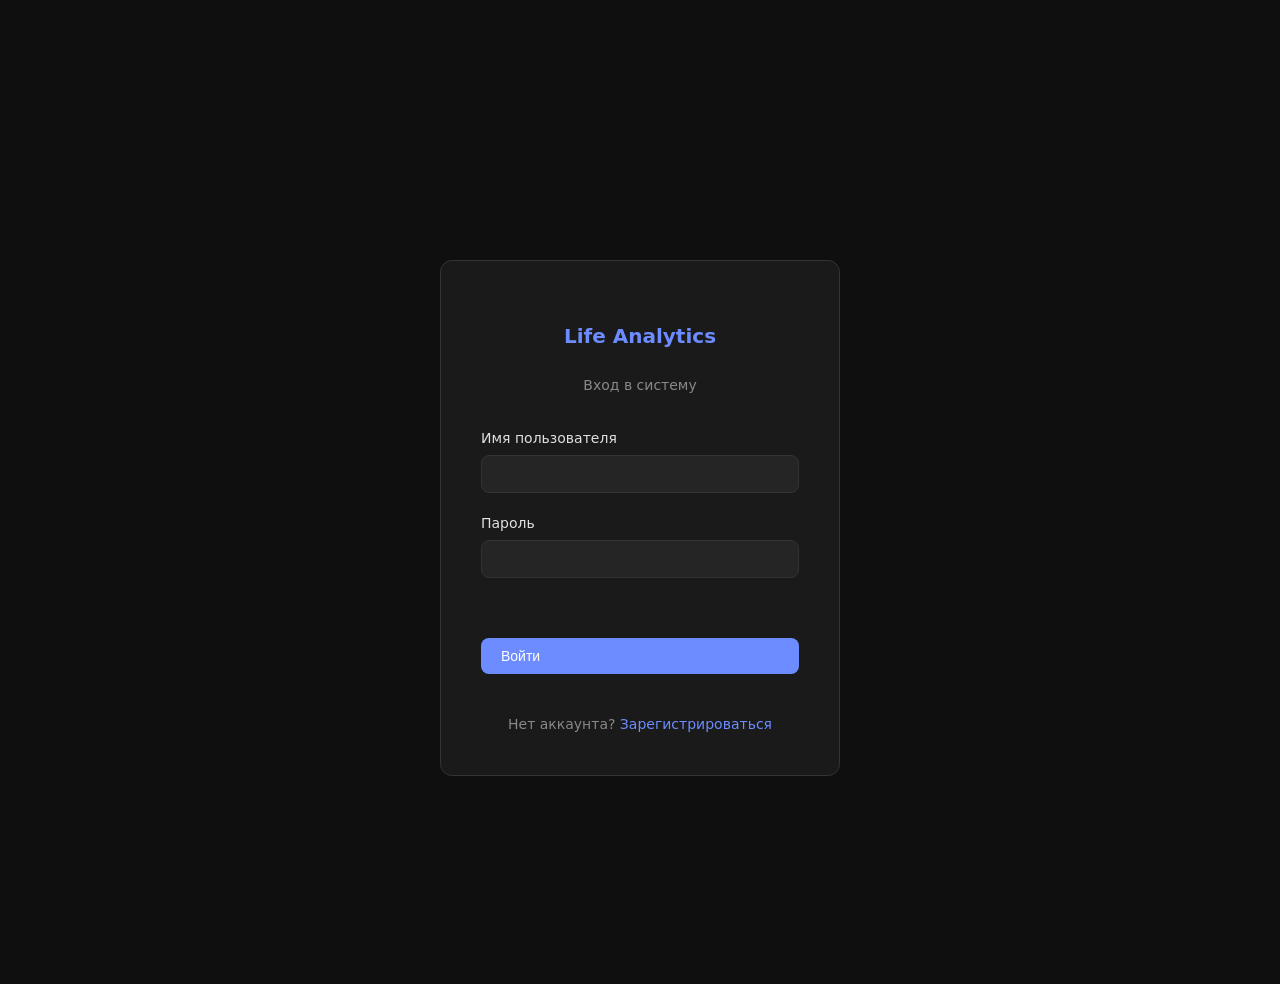
<file: frontend/index.html>
<!DOCTYPE html>
<html lang="ru">
<head>
    <meta charset="UTF-8">
    <meta name="viewport" content="width=device-width, initial-scale=1.0, maximum-scale=1.0, user-scalable=no, viewport-fit=cover">
    <meta name="apple-mobile-web-app-capable" content="yes">
    <meta name="apple-mobile-web-app-status-bar-style" content="black-translucent">
    <meta name="apple-mobile-web-app-title" content="Life Analytics">
    <link rel="apple-touch-icon" href="/icons/icon-180.png">
    <title>Life Analytics</title>
    <link rel="icon" href="data:image/svg+xml,<svg xmlns='http://www.w3.org/2000/svg' viewBox='0 0 100 100'><text y='.9em' font-size='90'>📊</text></svg>">
    <link rel="stylesheet" href="css/style.css">
    <script src="vendor/lucide.min.js"></script>
</head>
<body>
    <div id="main"></div>

    <nav>
        <div class="nav-inner">
            <button data-page="today">
                <i data-lucide="calendar-check"></i>
                <span>Сегодня</span>
            </button>
            <button data-page="charts">
                <i data-lucide="bar-chart-3"></i>
                <span>Статистика</span>
            </button>
            <button data-page="analysis">
                <i data-lucide="scatter-chart"></i>
                <span>Анализ</span>
            </button>
            <button data-page="insights">
                <i data-lucide="lightbulb"></i>
                <span>Выводы</span>
            </button>
            <button data-page="history">
                <i data-lucide="history"></i>
                <span>История</span>
            </button>
            <button data-page="settings">
                <i data-lucide="settings"></i>
                <span>Настройки</span>
            </button>
        </div>
    </nav>

    <script type="module" src="vendor/picker.js"></script>
    <script src="vendor/chart.umd.min.js"></script>
    <script src="config.js"></script>
    <script src="js/aw-client.js"></script>
    <script src="js/api.js"></script>
    <script src="js/app.js"></script>
</body>
</html>
</file>
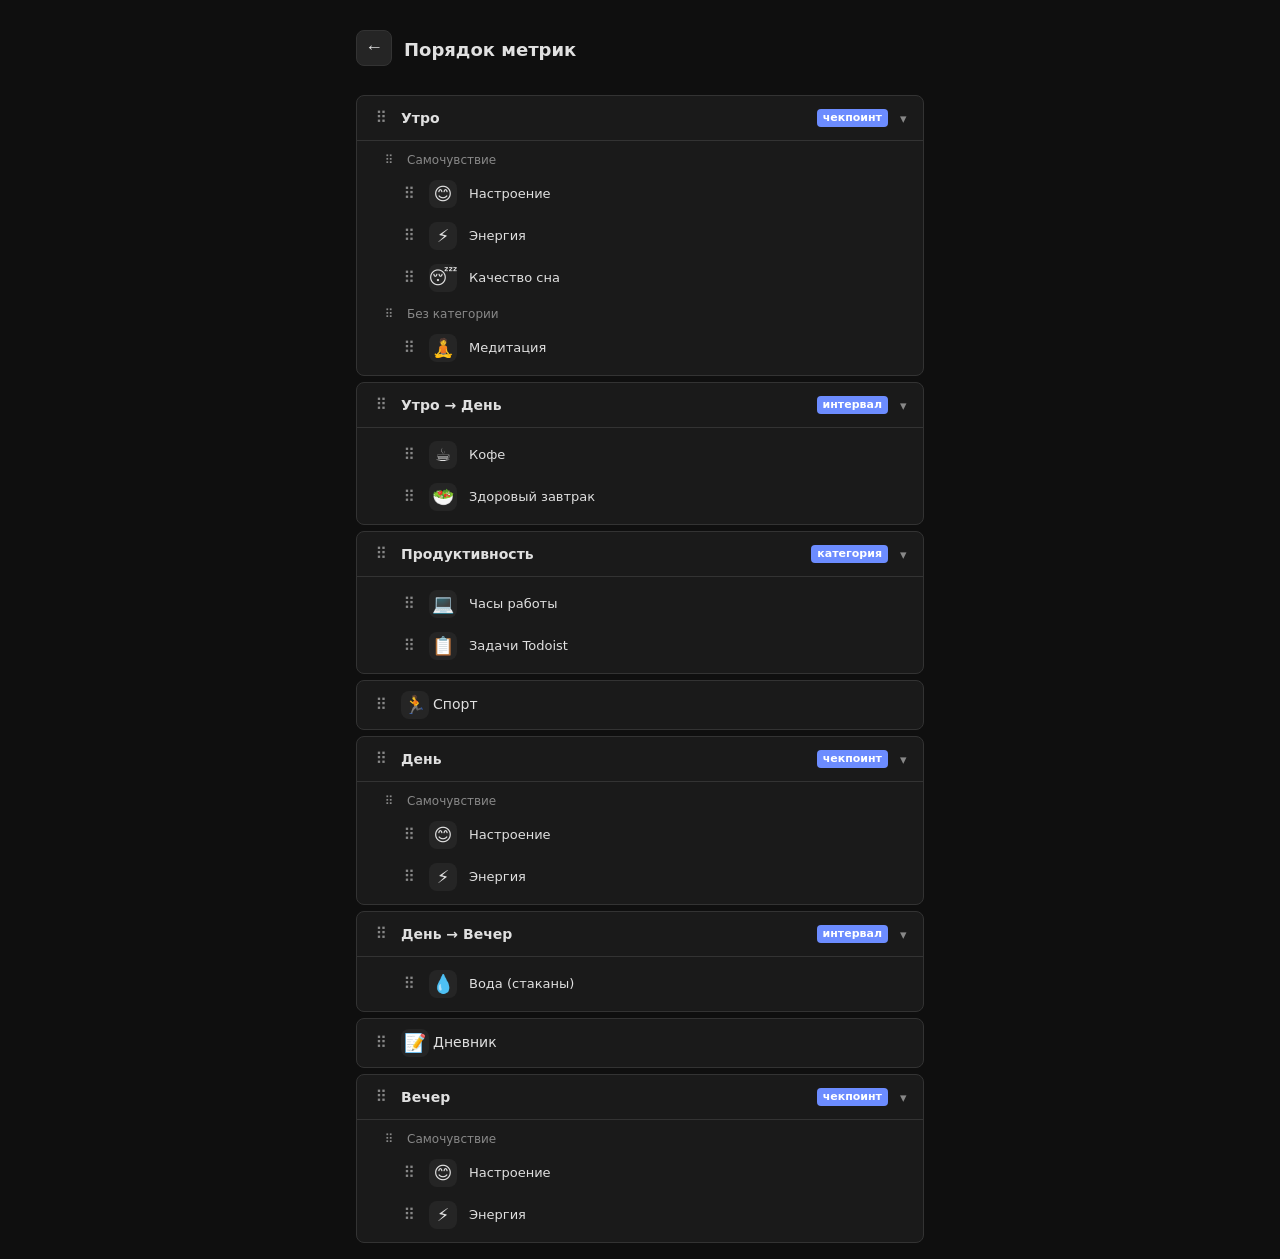
<file: frontend/mock-order.html>
<!DOCTYPE html>
<html lang="ru">
<head>
<meta charset="UTF-8">
<meta name="viewport" content="width=device-width, initial-scale=1.0">
<title>Порядок метрик — мокап</title>
<link rel="stylesheet" href="css/style.css">
<style>
body { background: var(--bg); color: var(--text); max-width: 600px; margin: 0 auto; padding: 16px; }

.order-list { display: flex; flex-direction: column; gap: 6px; }

.order-block {
    background: var(--surface);
    border: 1px solid var(--border);
    border-radius: 8px;
    overflow: hidden;
}
.order-block-header {
    display: flex; align-items: center; gap: 8px;
    padding: 10px 12px; cursor: grab; user-select: none;
}
.order-block-header:active { cursor: grabbing; }
.order-block-label { flex: 1; font-weight: 600; font-size: 14px; }
.order-block-toggle {
    background: none; border: none; color: var(--text-dim);
    cursor: pointer; padding: 2px 4px; display: flex; align-items: center;
}
.order-block-content { border-top: 1px solid var(--border); padding: 4px 0; }
.order-block-content.collapsed { display: none; }

.order-category { margin: 2px 0 2px 12px; }
.order-category-header {
    display: flex; align-items: center; gap: 6px;
    font-size: 12px; font-weight: 500; color: var(--text-dim);
    padding: 4px 8px; cursor: grab; user-select: none;
}
.order-category-header:active { cursor: grabbing; }

.order-metric {
    display: flex; align-items: center; gap: 8px;
    padding: 7px 12px 7px 28px; font-size: 13px;
    cursor: grab; user-select: none; border-radius: 6px;
    transition: background 0.1s;
}
.order-metric:hover { background: var(--surface2); }
.order-metric:active { cursor: grabbing; }
.order-metric-name { flex: 1; }

.order-item {
    display: flex; align-items: center; gap: 8px;
    padding: 10px 12px; background: var(--surface);
    border: 1px solid var(--border); border-radius: 8px;
    font-size: 14px; cursor: grab; user-select: none;
}
.order-item:hover { background: var(--surface2); }
.order-item:active { cursor: grabbing; }
.order-item-info { flex: 1; }
.order-item-name { font-weight: 500; }

.order-dragging { opacity: 0.3; }
.drag-clone { box-shadow: 0 4px 16px rgba(0, 0, 0, 0.3); }
.drop-indicator { height: 3px; background: var(--accent); border-radius: 2px; margin: 2px 4px; }

.drag-handle { color: var(--text-dim); font-size: 16px; flex-shrink: 0; width: 24px; text-align: center; cursor: grab; user-select: none; touch-action: none; }
.drag-handle:active { cursor: grabbing; }
.order-cat-drag { font-size: 12px; }

.setting-bindings {
    display: inline-block; background: var(--accent); color: #fff;
    font-size: 11px; font-weight: 600; padding: 1px 6px;
    border-radius: 4px; margin-left: 6px;
}
.metric-icon { margin-right: 4px; }

.cat-manager-header { display: flex; align-items: center; gap: 12px; margin-bottom: 16px; }
.cat-manager-header h2 { flex: 1; font-size: 18px; }
.btn-icon {
    background: var(--surface2); border: 1px solid var(--border); color: var(--text);
    width: 36px; height: 36px; border-radius: 8px; cursor: pointer;
    display: flex; align-items: center; justify-content: center; font-size: 18px;
}
</style>
</head>
<body>

<div class="cat-manager-header">
    <button class="btn-icon" id="order-back-btn">←</button>
    <h2>Порядок метрик</h2>
</div>

<div class="order-list" id="orderList">

    <!-- Checkpoint: Утро -->
    <div class="order-block" data-block-type="checkpoint" data-block-id="1">
        <div class="order-block-header">
            <span class="drag-handle">⠿</span>
            <span class="order-block-label">Утро</span>
            <span class="setting-bindings">чекпоинт</span>
            <button class="order-block-toggle">▾</button>
        </div>
        <div class="order-block-content">
            <div class="order-category" data-category-id="10">
                <div class="order-category-header"><span class="drag-handle order-cat-drag">⠿</span><span>Самочувствие</span></div>
                <div class="order-metric" data-metric-id="1">
                    <span class="drag-handle">⠿</span>
                    <span class="metric-icon">😊</span>
                    <span class="order-metric-name">Настроение</span>
                </div>
                <div class="order-metric" data-metric-id="2">
                    <span class="drag-handle">⠿</span>
                    <span class="metric-icon">⚡</span>
                    <span class="order-metric-name">Энергия</span>
                </div>
                <div class="order-metric" data-metric-id="3">
                    <span class="drag-handle">⠿</span>
                    <span class="metric-icon">😴</span>
                    <span class="order-metric-name">Качество сна</span>
                </div>
            </div>
            <div class="order-category" data-category-id="">
                <div class="order-category-header"><span class="drag-handle order-cat-drag">⠿</span><span>Без категории</span></div>
                <div class="order-metric" data-metric-id="11">
                    <span class="drag-handle">⠿</span>
                    <span class="metric-icon">🧘</span>
                    <span class="order-metric-name">Медитация</span>
                </div>
            </div>
        </div>
    </div>

    <!-- Interval: Утро → День -->
    <div class="order-block" data-block-type="interval" data-block-id="3">
        <div class="order-block-header">
            <span class="drag-handle">⠿</span>
            <span class="order-block-label">Утро → День</span>
            <span class="setting-bindings">интервал</span>
            <button class="order-block-toggle">▾</button>
        </div>
        <div class="order-block-content">
            <div class="order-category" data-category-id="">
                <div class="order-metric" data-metric-id="4">
                    <span class="drag-handle">⠿</span>
                    <span class="metric-icon">☕</span>
                    <span class="order-metric-name">Кофе</span>
                </div>
                <div class="order-metric" data-metric-id="6">
                    <span class="drag-handle">⠿</span>
                    <span class="metric-icon">🥗</span>
                    <span class="order-metric-name">Здоровый завтрак</span>
                </div>
            </div>
        </div>
    </div>

    <!-- Category: Продуктивность -->
    <div class="order-block" data-block-type="category" data-block-id="20">
        <div class="order-block-header">
            <span class="drag-handle">⠿</span>
            <span class="order-block-label">Продуктивность</span>
            <span class="setting-bindings">категория</span>
            <button class="order-block-toggle">▾</button>
        </div>
        <div class="order-block-content">
            <div class="order-category" data-category-id="">
                <div class="order-metric" data-metric-id="7">
                    <span class="drag-handle">⠿</span>
                    <span class="metric-icon">💻</span>
                    <span class="order-metric-name">Часы работы</span>
                </div>
                <div class="order-metric" data-metric-id="8">
                    <span class="drag-handle">⠿</span>
                    <span class="metric-icon">📋</span>
                    <span class="order-metric-name">Задачи Todoist</span>
                </div>
            </div>
        </div>
    </div>

    <!-- Standalone metric -->
    <div class="order-item" data-block-type="metric" data-block-id="5">
        <span class="drag-handle">⠿</span>
        <span class="order-item-info">
            <span class="order-item-name"><span class="metric-icon">🏃</span>Спорт</span>
        </span>
    </div>

    <!-- Checkpoint: День -->
    <div class="order-block" data-block-type="checkpoint" data-block-id="2">
        <div class="order-block-header">
            <span class="drag-handle">⠿</span>
            <span class="order-block-label">День</span>
            <span class="setting-bindings">чекпоинт</span>
            <button class="order-block-toggle">▾</button>
        </div>
        <div class="order-block-content">
            <div class="order-category" data-category-id="10">
                <div class="order-category-header"><span class="drag-handle order-cat-drag">⠿</span><span>Самочувствие</span></div>
                <div class="order-metric" data-metric-id="1">
                    <span class="drag-handle">⠿</span>
                    <span class="metric-icon">😊</span>
                    <span class="order-metric-name">Настроение</span>
                </div>
                <div class="order-metric" data-metric-id="2">
                    <span class="drag-handle">⠿</span>
                    <span class="metric-icon">⚡</span>
                    <span class="order-metric-name">Энергия</span>
                </div>
            </div>
        </div>
    </div>

    <!-- Interval: День → Вечер -->
    <div class="order-block" data-block-type="interval" data-block-id="4">
        <div class="order-block-header">
            <span class="drag-handle">⠿</span>
            <span class="order-block-label">День → Вечер</span>
            <span class="setting-bindings">интервал</span>
            <button class="order-block-toggle">▾</button>
        </div>
        <div class="order-block-content">
            <div class="order-category" data-category-id="">
                <div class="order-metric" data-metric-id="9">
                    <span class="drag-handle">⠿</span>
                    <span class="metric-icon">💧</span>
                    <span class="order-metric-name">Вода (стаканы)</span>
                </div>
            </div>
        </div>
    </div>

    <!-- Standalone metric -->
    <div class="order-item" data-block-type="metric" data-block-id="10">
        <span class="drag-handle">⠿</span>
        <span class="order-item-info">
            <span class="order-item-name"><span class="metric-icon">📝</span>Дневник</span>
        </span>
    </div>

    <!-- Checkpoint: Вечер -->
    <div class="order-block" data-block-type="checkpoint" data-block-id="3">
        <div class="order-block-header">
            <span class="drag-handle">⠿</span>
            <span class="order-block-label">Вечер</span>
            <span class="setting-bindings">чекпоинт</span>
            <button class="order-block-toggle">▾</button>
        </div>
        <div class="order-block-content">
            <div class="order-category" data-category-id="10">
                <div class="order-category-header"><span class="drag-handle order-cat-drag">⠿</span><span>Самочувствие</span></div>
                <div class="order-metric" data-metric-id="1">
                    <span class="drag-handle">⠿</span>
                    <span class="metric-icon">😊</span>
                    <span class="order-metric-name">Настроение</span>
                </div>
                <div class="order-metric" data-metric-id="2">
                    <span class="drag-handle">⠿</span>
                    <span class="metric-icon">⚡</span>
                    <span class="order-metric-name">Энергия</span>
                </div>
            </div>
        </div>
    </div>

</div>

<script>
// Collapse/expand
document.querySelectorAll('.order-block-toggle').forEach(btn => {
    btn.addEventListener('click', () => {
        const content = btn.closest('.order-block').querySelector('.order-block-content');
        content.classList.toggle('collapsed');
        btn.textContent = content.classList.contains('collapsed') ? '▸' : '▾';
    });
});

// --- Drag-and-drop (3 levels) ---
const container = document.getElementById('orderList');
let dragEl = null, dragLevel = 0, dragScope = null;
let clone = null, startX = 0, startY = 0, offsetX = 0, offsetY = 0, isDragging = false;
const THRESHOLD = 5;
const dropLine = document.createElement('div');
dropLine.className = 'drop-indicator';

function getSiblings() {
    if (dragLevel === 1) return [...container.querySelectorAll('#orderList > .order-block:not(.order-dragging), #orderList > .order-item:not(.order-dragging)')];
    if (dragLevel === 2) return [...dragScope.querySelectorAll(':scope > .order-category:not(.order-dragging)')];
    return [...dragScope.querySelectorAll(':scope > .order-metric:not(.order-dragging)')];
}

function findClosest(y) {
    const sibs = getSiblings();
    let closest = null, closestDist = Infinity, before = true;
    for (const s of sibs) {
        const rect = s.getBoundingClientRect();
        const mid = rect.top + rect.height / 2;
        const dist = Math.abs(y - mid);
        if (dist < closestDist) { closestDist = dist; closest = s; before = y < mid; }
    }
    return { target: closest, before };
}

function showIndicator(t, b) { if (!t) { dropLine.remove(); return; } if (b) t.before(dropLine); else t.after(dropLine); }
function hideIndicator() { dropLine.remove(); }

container.addEventListener('pointerdown', (e) => {
    const handle = e.target.closest('.drag-handle');
    if (!handle) return;
    const metric = handle.closest('.order-metric');
    const catHeader = handle.classList.contains('order-cat-drag') ? handle.closest('.order-category') : null;
    const blockHeader = handle.closest('.order-block-header');
    const item = handle.closest('.order-item');
    if (metric && !catHeader) { dragLevel = 3; dragEl = metric; dragScope = metric.closest('.order-category'); }
    else if (catHeader) { dragLevel = 2; dragEl = catHeader; dragScope = catHeader.closest('.order-block-content'); }
    else if (blockHeader) { dragLevel = 1; dragEl = blockHeader.closest('.order-block'); dragScope = null; }
    else if (item) { dragLevel = 1; dragEl = item; dragScope = null; }
    else return;
    e.preventDefault(); startX = e.clientX; startY = e.clientY; isDragging = false;
    handle.setPointerCapture(e.pointerId);
});

container.addEventListener('pointermove', (e) => {
    if (!dragEl) return;
    if (!isDragging) {
        if (Math.abs(e.clientX - startX) < THRESHOLD && Math.abs(e.clientY - startY) < THRESHOLD) return;
        isDragging = true;
        const rect = dragEl.getBoundingClientRect();
        offsetX = startX - rect.left; offsetY = startY - rect.top;
        clone = dragEl.cloneNode(true);
        clone.className = dragEl.className + ' drag-clone';
        Object.assign(clone.style, { width: rect.width+'px', left: rect.left+'px', top: rect.top+'px', position: 'fixed', zIndex: '9999', opacity: '0.85', pointerEvents: 'none' });
        document.body.appendChild(clone);
        dragEl.classList.add('order-dragging');
    }
    if (clone) { clone.style.left = (e.clientX - offsetX)+'px'; clone.style.top = (e.clientY - offsetY)+'px'; }
    const { target, before } = findClosest(e.clientY);
    showIndicator(target, before);
});

function endDrag(e) {
    if (!dragEl) return;
    hideIndicator();
    if (isDragging) {
        if (e) { const { target, before } = findClosest(e.clientY); if (target && target !== dragEl) { if (before) target.before(dragEl); else target.after(dragEl); } }
        if (clone) { clone.remove(); clone = null; }
        dragEl.classList.remove('order-dragging');
    }
    dragEl = null; dragScope = null; isDragging = false;
}
document.addEventListener('pointerup', endDrag);
document.addEventListener('pointercancel', () => endDrag(null));
</script>

</body>
</html>
</file>
<file: frontend/css/style.css>
/* ═══════════════════════════════════════════════════════ */
/* Dark Theme (default) */
/* ═══════════════════════════════════════════════════════ */
:root {
    --bg: #0f0f0f;
    --surface: #1a1a1a;
    --surface2: #252525;
    --border: #333;
    --text: #e0e0e0;
    --text-dim: #888;
    --accent: #6c8cff;
    --accent-hover: #8aa4ff;
    --green: #4caf50;
    --red: #ef5350;
    --yellow: #ffc107;
    --metric-assessment-color: #c9a060;
    --metric-interval-color: #5b9e97;
}

/* ═══════════════════════════════════════════════════════ */
/* Light Theme */
/* ═══════════════════════════════════════════════════════ */
[data-theme="light"] {
    --bg: #f5f5f5;
    --surface: #ffffff;
    --surface2: #fafafa;
    --border: #e0e0e0;
    --text: #1a1a1a;
    --text-dim: #666;
    --accent: #5b7cff;
    --accent-hover: #4a6be6;
    --green: #43a047;
    --red: #e53935;
    --yellow: #f9a825;
    --metric-assessment-color: #b8902a;
    --metric-interval-color: #3d8f87;
}

* { margin: 0; padding: 0; box-sizing: border-box; touch-action: manipulation; }

input, select, textarea { font-size: 16px; }

html { overflow-x: hidden; }

body {
    font-family: -apple-system, BlinkMacSystemFont, 'Segoe UI', system-ui, sans-serif;
    background: var(--bg);
    color: var(--text);
    line-height: 1.5;
    max-width: 600px;
    margin: 0 auto;
    padding: env(safe-area-inset-top, 0) 16px 80px;
    min-height: 100dvh;
    overflow-x: clip;
    transition: background-color 0.3s ease, color 0.3s ease;
}

/* ─── Loading Spinner ─── */
.loading-spinner {
    display: flex;
    justify-content: center;
    padding: 3rem 0;
    color: var(--text-dim);
}
.loading-spinner::after {
    content: '';
    width: 24px;
    height: 24px;
    border: 2px solid var(--border);
    border-top-color: var(--accent);
    border-radius: 50%;
    animation: spin 0.6s linear infinite;
}
@keyframes spin {
    to { transform: rotate(360deg); }
}

#metrics-form.loading-fade {
    opacity: 0.4;
    pointer-events: none;
    transition: opacity 0.15s ease;
}

/* ─── Nav ─── */
nav {
    position: fixed;
    bottom: 0;
    left: 0; right: 0;
    background: var(--surface);
    border-top: 1px solid var(--border);
    padding-bottom: env(safe-area-inset-bottom, 0);
    z-index: 100;
}

.nav-inner {
    display: flex;
    justify-content: space-around;
    max-width: 600px;
    margin: 0 auto;
    height: 56px;
}

nav button {
    background: none;
    border: none;
    color: var(--text-dim);
    padding: 8px 8px 10px;
    font-size: 10px;
    white-space: nowrap;
    cursor: pointer;
    transition: color 0.2s;
    display: flex;
    flex-direction: column;
    align-items: center;
    gap: 3px;
    min-height: 56px;
}

nav button svg { width: 20px; height: 20px; display: block; }
nav button.active { color: var(--accent); }
nav button:hover { color: var(--text); }

/* ─── Day Header (nav + progress) ─── */
.day-header {
    position: sticky;
    top: 0;
    z-index: 50;
    display: flex;
    align-items: center;
    gap: 16px;
    margin: 0 -16px;
    padding: 12px 24px 8px;
    background: var(--bg);
    border-bottom: 1px solid transparent;
    transition: border-color 0.2s, box-shadow 0.2s;
}

.day-header.scrolled {
    border-bottom-color: var(--border);
    box-shadow: 0 2px 8px rgba(0, 0, 0, 0.15);
}

.day-header-sentinel {
    height: 0;
    margin: 0;
    padding: 0;
}

.day-nav {
    display: flex;
    align-items: center;
    gap: 0;
    flex-shrink: 0;
}

.day-nav-arrow {
    background: none;
    border: none;
    color: var(--text-dim);
    cursor: pointer;
    padding: 6px;
    border-radius: 8px;
    display: flex;
    align-items: center;
    justify-content: center;
    transition: background 0.15s, color 0.15s;
}

.day-nav-arrow:hover {
    background: var(--surface2);
    color: var(--text);
}

.day-nav-arrow svg { width: 20px; height: 20px; }

.day-nav-date {
    font-size: 15px;
    font-weight: 500;
    padding: 0 4px;
    white-space: nowrap;
    user-select: none;
    min-width: 155px;
    text-align: center;
}

.day-progress {
    flex: 1;
    display: flex;
    align-items: center;
    gap: 8px;
    min-width: 0;
}

.day-progress .progress-track {
    flex: 1;
    height: 6px;
    background: var(--surface2);
    border-radius: 3px;
    overflow: hidden;
}

.day-progress .progress-fill {
    height: 100%;
    background: var(--accent);
    border-radius: 3px;
    transition: width 0.3s ease;
}

.day-progress .progress-fill.complete { background: var(--green); }

.day-progress .progress-count {
    font-size: 13px;
    font-weight: 500;
    flex-shrink: 0;
}

.go-today-btn {
    background: none;
    border: none;
    color: var(--accent);
    cursor: pointer;
    padding: 4px;
    border-radius: 6px;
    display: flex;
    align-items: center;
    justify-content: center;
    flex-shrink: 0;
    transition: background 0.15s, color 0.15s;
}

.go-today-btn:hover {
    background: var(--surface2);
    color: var(--accent-hover);
}

.go-today-btn svg { width: 18px; height: 18px; }

.today-actions {
    display: flex;
    gap: 8px;
    justify-content: flex-start;
    margin: 20px 0 8px;
    padding-bottom: 80px;
}

h2 {
    padding: 20px 0 16px;
    font-size: 20px;
    font-weight: 600;
}

h3 {
    font-size: 16px;
    font-weight: 600;
    color: var(--text-dim);
    text-transform: uppercase;
    letter-spacing: 0.5px;
    margin-bottom: 8px;
    padding-top: 8px;
}

/* ─── Buttons ─── */
.btn-icon {
    background: var(--surface2);
    border: 1px solid var(--border);
    color: var(--text);
    width: 36px;
    height: 36px;
    border-radius: 8px;
    cursor: pointer;
    font-size: 16px;
    display: flex;
    align-items: center;
    justify-content: center;
}

.btn-icon svg {
    width: 16px;
    height: 16px;
}

.btn-icon-danger:hover {
    border-color: var(--red);
    color: var(--red);
    background: rgba(239, 83, 80, 0.1);
}

.btn-small {
    background: var(--surface2);
    border: 1px solid var(--border);
    color: var(--text);
    padding: 6px 12px;
    border-radius: 6px;
    cursor: pointer;
    font-size: 13px;
    display: inline-flex;
    align-items: center;
    gap: 6px;
}

.btn-small svg {
    width: 16px;
    height: 16px;
}

.btn-primary {
    background: var(--accent);
    border: none;
    color: #fff;
    padding: 10px 20px;
    border-radius: 8px;
    cursor: pointer;
    font-size: 14px;
    font-weight: 500;
    margin-bottom: 16px;
    display: inline-flex;
    align-items: center;
    gap: 6px;
}

.btn-primary svg {
    width: 16px;
    height: 16px;
}

.btn-primary:hover { background: var(--accent-hover); }
.btn-small:hover, .btn-icon:hover { background: var(--border); }

/* ─── Category ─── */
.category {
    margin-bottom: 16px;
}

/* ─── Checkpoint sandwich ─── */
.checkpoint-sandwich {
    margin: 32px 0 0;
}
.checkpoint-sandwich-line {
    display: flex;
    align-items: center;
    gap: 10px;
    font-size: 12px;
    font-weight: 600;
    color: var(--text-secondary);
    letter-spacing: 0.3px;
    margin: 0;
}
.checkpoint-sandwich-line::before,
.checkpoint-sandwich-line::after {
    content: '';
    flex: 1;
    height: 1px;
    background: var(--border);
}
.checkpoint-sandwich-assessments {
    padding: 8px 0;
}
.checkpoint-sandwich-assessments .category {
    margin-bottom: 0;
}
.checkpoint-sandwich-assessments .metric-card {
    margin-bottom: 6px;
}
.checkpoint-sandwich-assessments .metric-card:last-child {
    margin-bottom: 0;
}
.checkpoint-interval-facts {
    padding: 40px 0 8px;
}
.checkpoint-interval-facts .category {
    margin-bottom: 0;
}
.checkpoint-interval-facts .metric-card:last-child {
    margin-bottom: 0;
}

/* ─── Metric Card ─── */
.metric-card {
    background: var(--surface);
    border: 1px solid var(--border);
    border-radius: 10px;
    padding: 12px 16px;
    margin-bottom: 8px;
    transition: opacity 0.2s, border-color 0.2s;
}

.metric-card.filled {
    opacity: 0.5;
    border-color: #222;
}

.metric-card.metric-role-assessment {
    border-left: 3px solid var(--metric-assessment-color) !important;
}
.metric-card.metric-role-interval {
    border-left: 3px solid var(--metric-interval-color) !important;
}

.metric-header:has(+ .metric-description) { margin-bottom: 0; }
.metric-description { font-size: 12px; color: var(--text-dim); line-height: 1.4; margin-bottom: 6px; text-wrap: balance; }
.metric-private-hint { color: var(--text-dim); font-size: 13px; font-style: italic; padding: 8px 0; }
.metric-card.metric-private { opacity: 0.6; }
.trend-card-row.metric-private { opacity: 0.6; }

.metric-card.metric-condition-blocked { opacity: 0.5; }
.condition-hint { color: var(--text-dim); font-size: 13px; font-style: italic; padding: 8px 0; }
.condition-current-value { color: var(--text-dim); font-size: 12px; padding: 2px 0 4px; }
.condition-type-row { display: flex; gap: 8px; flex-wrap: wrap; align-items: flex-start; margin-top: 6px; }
.condition-type-row select { flex: 0 0 auto; min-width: 120px; }
.condition-value-buttons { display: flex; gap: 4px; flex-wrap: wrap; }
.cond-val-btn { padding: 4px 10px; border-radius: 6px; border: 1px solid var(--border); background: var(--surface); color: var(--text); cursor: pointer; font-size: 13px; }
.cond-val-btn.active { background: var(--accent); color: #fff; border-color: var(--accent); }

.metric-card.filled[data-metric-type="text"] {
    opacity: 1;
    border-color: var(--border);
}
.metric-card.filled[data-metric-type="text"] .metric-label {
    color: var(--text-main);
}

.metric-card.filled .metric-label {
    color: var(--text-dim);
}

.metric-header {
    display: flex;
    align-items: center;
    justify-content: space-between;
    margin-bottom: 8px;
}

.metric-label {
    font-size: 14px;
    font-weight: 500;
}

.metric-clear-btn {
    background: none;
    border: none;
    color: var(--text-dim);
    cursor: pointer;
    font-size: 20px;
    padding: 0;
    width: 24px;
    height: 24px;
    display: flex;
    align-items: center;
    justify-content: center;
    border-radius: 4px;
    transition: all 0.15s;
    line-height: 1;
}

.metric-clear-btn:hover {
    background: var(--surface2);
    color: var(--red);
}

/* ─── Scale Buttons ─── */
.scale-buttons {
    display: flex;
    gap: 6px;
}

.scale-btn {
    flex: 1;
    padding: 8px 2px;
    background: var(--surface2);
    border: 1px solid var(--border);
    border-radius: 8px;
    color: var(--text);
    cursor: pointer;
    font-size: 15px;
    font-weight: 500;
    transition: all 0.15s;
    overflow: hidden;
    text-overflow: ellipsis;
    white-space: nowrap;
    min-width: 0;
}

.scale-label-row {
    display: flex;
    align-items: center;
    gap: 8px;
    margin-bottom: 4px;
}
.scale-label-value {
    min-width: 28px;
    text-align: center;
    font-weight: 500;
    font-size: 14px;
    color: var(--text-dim);
}
.scale-label-input {
    flex: 1;
}

.scale-btn:hover { border-color: var(--accent); }
.scale-btn.active {
    background: var(--accent);
    border-color: var(--accent);
    color: #fff;
}

.scale-buttons.vertical { flex-direction: column; }
.scale-buttons.vertical .scale-btn {
    flex: 0 0 auto;
    white-space: normal;
    text-align: left;
    text-overflow: clip;
    padding: 10px 12px;
    line-height: 1.35;
}

/* ─── Bool Buttons ─── */
.bool-buttons {
    display: flex;
    gap: 6px;
    align-items: center;
}

.field-label {
    font-size: 13px;
    color: var(--text-dim);
    margin-right: 8px;
    min-width: 100px;
}

.bool-btn {
    padding: 6px 16px;
    background: var(--surface2);
    border: 1px solid var(--border);
    border-radius: 8px;
    color: var(--text);
    cursor: pointer;
    font-size: 14px;
    transition: all 0.15s;
}

.bool-btn:hover { border-color: var(--accent); }
.bool-btn.active.yes { background: var(--green); border-color: var(--green); color: #fff; }
.bool-btn.active.no { background: var(--red); border-color: var(--red); color: #fff; }

/* ─── Enum Buttons ─── */
.enum-buttons {
    display: flex;
    gap: 6px;
    flex-wrap: wrap;
}

.enum-btn {
    padding: 8px 14px;
    background: var(--surface2);
    border: 1px solid var(--border);
    border-radius: 8px;
    color: var(--text);
    cursor: pointer;
    font-size: 14px;
    font-weight: 500;
    transition: all 0.15s;
}

.enum-btn:hover { border-color: var(--accent); }
.enum-buttons.single .enum-btn.active { background: var(--accent); border-color: var(--accent); color: #fff; }
.enum-buttons.multi .enum-btn.active { background: var(--green); border-color: var(--green); color: #fff; }
.enum-btn-none { opacity: 0.6; font-style: italic; }
.enum-btn-none.active { opacity: 1; font-style: normal; }

/* ─── Enum Options (modal) ─── */
.enum-options-list {
    display: flex;
    flex-direction: column;
    gap: 8px;
}

.enum-option-row {
    display: flex;
    align-items: center;
    gap: 8px;
}

.enum-option-row input {
    flex: 1;
}

.enum-option-row .drag-handle {
    cursor: grab;
    color: var(--text-dim);
    font-size: 14px;
    user-select: none;
    flex-shrink: 0;
    width: 20px;
    text-align: center;
}

.enum-option-row .drag-handle:active {
    cursor: grabbing;
}

.enum-option-row.dragging {
    opacity: 0.4;
    background: var(--surface2);
    border-radius: 8px;
}

.checkpoint-label-row .drag-handle {
    cursor: grab;
    color: var(--text-dim);
    font-size: 14px;
    user-select: none;
    flex-shrink: 0;
    width: 20px;
    text-align: center;
}

.checkpoint-label-row .drag-handle:active {
    cursor: grabbing;
}

.checkpoint-label-row.dragging {
    opacity: 0.4;
    background: var(--surface2);
    border-radius: 8px;
}

.enum-multi-select-label {
    display: flex;
    align-items: center;
    gap: 8px;
    font-size: 14px;
    color: var(--text);
    cursor: pointer;
    padding: 8px 12px;
    background: var(--surface2);
    border: 1px solid var(--border);
    border-radius: 8px;
    transition: border-color 0.15s;
}

.enum-multi-select-label:hover {
    border-color: var(--accent);
}

.enum-multi-select-label:has(input:checked) {
    border-color: var(--accent);
    background: rgba(108, 140, 255, 0.08);
}

.enum-multi-select-label input[type="checkbox"] {
    width: 16px;
    height: 16px;
    cursor: pointer;
    flex-shrink: 0;
    accent-color: var(--accent);
}

/* ─── Number / Time Inputs ─── */
.number-input {
    display: flex;
    align-items: center;
    gap: 6px;
}

.number-btn {
    background: var(--surface2);
    border: 1px solid var(--border);
    color: var(--text);
    width: 32px;
    height: 32px;
    border-radius: 6px;
    cursor: pointer;
    font-size: 18px;
    font-weight: 500;
    display: flex;
    align-items: center;
    justify-content: center;
    transition: all 0.15s;
    user-select: none;
}

.number-btn:hover {
    border-color: var(--accent);
    background: var(--border);
}

.number-btn:active {
    transform: scale(0.95);
}

input[type="number"] {
    background: var(--surface2);
    border: 1px solid var(--border);
    color: var(--text);
    padding: 8px 12px;
    border-radius: 8px;
    font-size: 15px;
    width: 80px;
    text-align: center;
    -moz-appearance: textfield;
    appearance: textfield;
}

input[type="number"]::-webkit-inner-spin-button,
input[type="number"]::-webkit-outer-spin-button {
    -webkit-appearance: none;
    margin: 0;
}

.number-zero-btn {
    background: var(--surface2);
    border: 1px solid var(--border);
    color: var(--text-dim);
    padding: 4px 8px;
    border-radius: 6px;
    cursor: pointer;
    font-size: 12px;
    white-space: nowrap;
    transition: all 0.15s;
}

.number-zero-btn:hover {
    border-color: var(--accent);
    color: var(--text);
}

input[type="number"]:focus {
    outline: none;
    border-color: var(--accent);
}

/* ─── Time Picker ─── */
.time-picker-btn {
    padding: 6px 16px;
    background: var(--surface2);
    border: 1px solid var(--border);
    border-radius: 8px;
    color: var(--text);
    cursor: pointer;
    font-size: 14px;
    font-family: inherit;
    transition: all 0.15s;
}

.time-picker-btn:hover {
    border-color: var(--accent);
}

.time-picker-btn.has-value {
    background: var(--accent);
    border-color: var(--accent);
    color: #fff;
    font-weight: 500;
    letter-spacing: 1px;
}

/* Clock Picker Modal — layout set via inline styles on element */

.cp-dialog {
    background: var(--surface);
    border: 1px solid var(--border);
    border-radius: 16px;
    padding: 24px;
    width: 320px;
    box-shadow: 0 20px 60px rgba(0, 0, 0, 0.5);
    font-family: -apple-system, BlinkMacSystemFont, 'Segoe UI', system-ui, sans-serif;
}

.cp-header {
    display: flex;
    justify-content: center;
    align-items: baseline;
    gap: 2px;
    margin-bottom: 24px;
}

.cp-hh, .cp-mm {
    font-size: 48px;
    font-weight: 700;
    color: var(--text-dim);
    cursor: pointer;
    padding: 2px 8px;
    border-radius: 8px;
    transition: all 0.15s;
    line-height: 1;
    font-variant-numeric: tabular-nums;
}

.cp-hh.active, .cp-mm.active {
    color: var(--text);
    background: var(--surface2);
}

.cp-colon {
    font-size: 44px;
    font-weight: 700;
    color: var(--text-dim);
    line-height: 1;
}

.cp-label {
    text-align: center;
    font-size: 12px;
    color: var(--text-dim);
    margin-top: -16px;
    margin-bottom: 20px;
    text-transform: uppercase;
    letter-spacing: 1px;
}

.cp-face {
    width: 260px;
    height: 260px;
    border-radius: 50%;
    background: var(--surface2);
    margin: 0 auto 24px;
    position: relative;
}

.cp-hand {
    position: absolute;
    bottom: 50%;
    left: calc(50% - 1px);
    width: 2px;
    background: var(--accent);
    transform-origin: bottom center;
    z-index: 1;
    border-radius: 1px;
}

.cp-hand-dot {
    position: absolute;
    top: 50%;
    left: 50%;
    width: 6px;
    height: 6px;
    background: var(--accent);
    border-radius: 50%;
    transform: translate(-50%, -50%);
    z-index: 3;
}


.cp-actions {
    display: flex;
    justify-content: flex-end;
    gap: 8px;
}

.cp-actions .btn-primary {
    margin-bottom: 0;
}

.cp-actions .btn-primary:disabled {
    opacity: 0.35;
    pointer-events: none;
}

.unit {
    color: var(--text-dim);
    font-size: 13px;
}

/* ─── Bool+Number ─── */
.bool-number-fields {
    display: flex;
    flex-direction: column;
    gap: 10px;
}

.bool-number-bool {
    display: flex;
    align-items: center;
    gap: 8px;
}

.bool-number-number {
    display: flex;
    align-items: center;
    gap: 8px;
}

.bool-number-number.hidden { display: none; }

/* ─── Multiple Entry ─── */
.multiple-entry {
    display: flex;
    flex-direction: column;
    gap: 12px;
}

.period-section {
    display: flex;
    flex-direction: column;
    gap: 6px;
}

.metric-role-assessment .metric-header {
    margin-bottom: 4px;
}

.metric-badge-row .checkpoint-badge {
    margin-left: 0;
}

.metric-badge-row {
    margin-bottom: 12px;
}

.period-header {
    display: flex;
    align-items: center;
    justify-content: space-between;
    gap: 8px;
    margin-bottom: 12px;
}

.period-label {
    display: inline-block;
    font-size: 11px;
    font-weight: 600;
    padding: 1px 6px;
    border-radius: 4px;
    color: #fff;
    opacity: 0.85;
    vertical-align: middle;
}
.metric-checkpoint .period-label {
    background: var(--metric-assessment-color);
}
.metric-interval .period-label {
    background: var(--metric-interval-color);
}

.period-clear-btn {
    background: none;
    border: none;
    color: var(--text-dim);
    cursor: pointer;
    font-size: 16px;
    padding: 0;
    width: 20px;
    height: 20px;
    display: flex;
    align-items: center;
    justify-content: center;
    border-radius: 4px;
    transition: all 0.15s;
    line-height: 1;
    opacity: 0.6;
}

.period-clear-btn:hover {
    background: var(--surface2);
    color: var(--red);
    opacity: 1;
}

.entry-list {
    display: flex;
    flex-wrap: wrap;
    gap: 6px;
}

.entry-chip {
    display: flex;
    align-items: center;
    gap: 4px;
    background: var(--surface2);
    border: 1px solid var(--border);
    border-radius: 16px;
    padding: 4px 10px;
    font-size: 13px;
}

.delete-entry {
    background: none;
    border: none;
    color: var(--text-dim);
    cursor: pointer;
    font-size: 16px;
    padding: 0 2px;
}

.summary-line {
    font-size: 12px;
    color: var(--text-dim);
    margin-top: 4px;
    padding-top: 8px;
    border-top: 1px solid var(--border);
}

/* ─── History ─── */
input[type="month"], input[type="date"] {
    background: var(--surface2);
    border: 1px solid var(--border);
    color: var(--text);
    padding: 8px 12px;
    border-radius: 8px;
    font-size: 14px;
    margin-bottom: 16px;
}

.calendar-grid {
    display: grid;
    grid-template-columns: repeat(7, 1fr);
    gap: 4px;
    margin-bottom: 16px;
}

.cal-header {
    text-align: center;
    font-size: 12px;
    color: var(--text-dim);
    padding: 4px;
}

.cal-day {
    text-align: center;
    padding: 10px 4px;
    background: var(--surface);
    border: 1px solid var(--border);
    border-radius: 6px;
    cursor: pointer;
    font-size: 14px;
}

.cal-day:hover { border-color: var(--accent); }
.cal-day.today { border-color: var(--accent); color: var(--accent); font-weight: 600; }
.cal-day.selected { background: var(--accent); color: #fff; font-weight: 600; border-color: var(--accent); }
.cal-empty { padding: 10px; }

.day-summary {
    background: var(--surface);
    border: 1px solid var(--border);
    border-radius: 10px;
    padding: 16px;
}

.summary-row {
    display: flex;
    justify-content: space-between;
    padding: 6px 0;
    border-bottom: 1px solid var(--border);
}

.summary-row:last-child { border-bottom: none; }
.summary-label { color: var(--text-dim); font-size: 14px; }
.summary-value { font-weight: 500; font-size: 14px; }

/* ─── Dashboard / Статистика ─── */
.stats-header {
    display: flex;
    align-items: center;
    justify-content: space-between;
    flex-wrap: wrap;
    gap: 12px;
    margin: 20px 0 12px;
    background: var(--surface);
    border: 1px solid var(--border);
    border-radius: 12px;
    padding: 8px 12px;
}
.stats-header .btn-primary,
.stats-header .btn-sm {
    margin-bottom: 0;
}
.stats-title {
    margin: 0;
    padding: 0;
    font-size: 16px;
    font-weight: 600;
    white-space: nowrap;
}
.stats-controls {
    display: flex;
    align-items: center;
    gap: 6px;
    flex: 1;
    min-width: 0;
}
.stats-controls input[type="date"] {
    background: var(--surface2);
    border: 1px solid var(--border);
    color: var(--text);
    height: 30px;
    padding: 0 8px;
    border-radius: 6px;
    font-size: 16px;
    line-height: 30px;
    flex: 1;
    min-width: 0;
    margin-bottom: 0;
}
.stats-dash {
    color: var(--text-dim);
    font-size: 13px;
    line-height: 30px;
}
.stats-controls .btn-icon {
    background: none;
    border: 1px solid var(--border);
    color: var(--text-dim);
    cursor: pointer;
    height: 30px;
    width: 30px;
    padding: 0;
    border-radius: 6px;
    display: flex;
    align-items: center;
    justify-content: center;
}
.stats-controls .btn-icon:hover {
    background: var(--surface2);
    color: var(--text);
}
.stats-controls .btn-icon svg { width: 16px; height: 16px; }

.trends-list {
    display: grid;
    grid-template-columns: 1fr 1fr;
    gap: 12px;
    margin-bottom: 24px;
}

.trend-card-row {
    background: var(--surface);
    border: 1px solid var(--border);
    border-radius: 10px;
    padding: 10px;
    min-width: 0;
    overflow: hidden;
}

.trend-card-header {
    display: flex;
    justify-content: space-between;
    align-items: center;
    margin-bottom: 6px;
}

.trend-card-header h4 {
    font-size: 13px;
    font-weight: 500;
    display: flex;
    align-items: center;
    gap: 4px;
    min-width: 0;
    flex: 1;
}

.trend-metric-name {
    overflow: hidden;
    text-overflow: ellipsis;
    white-space: nowrap;
    flex: 1;
    min-width: 0;
}

.trend-card-header h4 .metric-icon {
    flex-shrink: 0;
}

.trend-info-icon {
    width: 16px;
    height: 16px;
    color: var(--text-dim);
    flex-shrink: 0;
}

.trend-card-row:hover {
    border-color: var(--accent);
}

.trend-chart-container {
    position: relative;
    width: 100%;
    height: 120px;
}

.trend-text-count {
    padding: 12px 0;
    font-size: 24px;
    font-weight: 600;
    color: var(--text-main);
    text-align: center;
}

/* ─── Metric Detail Page ─── */
.detail-header {
    display: flex;
    align-items: center;
    gap: 12px;
    margin-bottom: 16px;
}

.detail-header h2 {
    padding: 0;
    margin: 0;
    display: flex;
    align-items: center;
    gap: 8px;
}

.detail-controls {
    display: flex;
    align-items: center;
    flex-wrap: wrap;
    gap: 8px;
    margin-bottom: 16px;
}

.detail-chart-container {
    background: var(--surface);
    border: 1px solid var(--border);
    border-radius: 10px;
    padding: 16px;
    height: 300px;
    margin-bottom: 16px;
}

.detail-stats-grid {
    display: grid;
    grid-template-columns: repeat(auto-fill, minmax(140px, 1fr));
    gap: 8px;
}

.stat-card {
    background: var(--surface);
    border: 1px solid var(--border);
    border-radius: 10px;
    padding: 16px;
    text-align: center;
}

.stat-value {
    font-size: 24px;
    font-weight: 700;
    color: var(--accent);
}

.stat-label {
    font-size: 12px;
    color: var(--text-dim);
    text-transform: uppercase;
    letter-spacing: 0.5px;
    margin-top: 4px;
}

.styled-select {
    appearance: none;
    -webkit-appearance: none;
    background: var(--surface);
    border: 1px solid var(--border);
    color: var(--text);
    padding: 8px 32px 8px 12px;
    border-radius: 8px;
    font-size: 14px;
    cursor: pointer;
    background-image: url("data:image/svg+xml,%3Csvg xmlns='http://www.w3.org/2000/svg' width='16' height='16' viewBox='0 0 24 24' fill='none' stroke='%23888' stroke-width='2' stroke-linecap='round' stroke-linejoin='round'%3E%3Cpolyline points='6 9 12 15 18 9'/%3E%3C/svg%3E");
    background-repeat: no-repeat;
    background-position: right 8px center;
    background-size: 16px;
    min-width: 200px;
}
.styled-select:hover {
    border-color: var(--accent);
}
.styled-select:focus {
    outline: none;
    border-color: var(--accent);
    box-shadow: 0 0 0 2px rgba(99, 102, 241, 0.15);
}


.corr-header {
    display: flex;
    align-items: center;
    justify-content: space-between;
    margin-bottom: 16px;
}

.corr-header-left {
    display: flex;
    align-items: center;
    gap: 6px;
}

.corr-header h3 {
    margin: 0;
    padding: 0;
}

.corr-header .btn-primary {
    margin-bottom: 0;
}

.corr-count {
    font-size: 11px;
    font-weight: 500;
    padding: 1px 5px;
    border-radius: 4px;
    background: rgba(136, 136, 136, 0.15);
    color: var(--text-dim);
}

.btn-sm {
    padding: 4px 12px;
    font-size: 13px;
    display: inline-flex;
    align-items: center;
    gap: 4px;
}

.corr-pair-row {
    display: grid;
    grid-template-columns: 1fr auto 1fr 5.5rem;
    gap: 6px;
    align-items: start;
    background: var(--surface);
    border: 1px solid var(--border);
    border-radius: 8px;
    padding: 10px 12px;
    margin-bottom: 8px;
}

.corr-pair-wrapper { margin-bottom: 0; }
.corr-pair-wrapper .corr-pair-row { margin-bottom: 8px; }
.corr-pair-wrapper:has(.corr-detail-panel.open) .corr-pair-row {
    border-radius: 8px 8px 0 0;
    margin-bottom: 0;
}

.corr-detail-btn {
    width: 16px;
    height: 16px;
    border-radius: 50%;
    border: 1px solid var(--border);
    background: none;
    color: var(--text-dim);
    font-size: 10px;
    font-style: italic;
    cursor: pointer;
    display: inline-flex;
    align-items: center;
    justify-content: center;
    padding: 0;
    line-height: 1;
    vertical-align: middle;
    margin-left: 4px;
}
.corr-detail-btn:hover { color: var(--text); border-color: var(--text-dim); }

.corr-detail-panel {
    display: none;
    padding: 8px 12px;
    font-size: 12px;
    color: var(--text-dim);
    background: var(--surface);
    border: 1px solid var(--border);
    border-top: none;
    border-radius: 0 0 8px 8px;
    margin-bottom: 8px;
}
.corr-detail-panel.open { display: block; }

.corr-detail-grid {
    display: grid;
    grid-template-columns: auto auto;
    gap: 2px 12px;
}

.corr-detail-stats {
    margin-top: 8px;
    padding-top: 8px;
    border-top: 1px solid var(--border);
    font-size: 12px;
}
.corr-detail-stats:empty { display: none; }

.corr-stats-columns {
    display: flex;
    flex-direction: column;
    gap: 8px;
}

.corr-stats-block + .corr-stats-block {
    padding-top: 8px;
    border-top: 1px solid var(--border);
}

.corr-stats-label {
    font-weight: 600;
    color: var(--text);
    margin-bottom: 4px;
    overflow: hidden;
    text-overflow: ellipsis;
    white-space: nowrap;
}

.corr-stats-row {
    display: flex;
    justify-content: space-between;
    color: var(--text-dim);
}

.corr-stats-na { color: var(--text-dim); }

.corr-detail-chart-wrap {
    margin-top: 8px;
    padding-top: 8px;
    border-top: 1px solid var(--border);
    height: 200px;
    position: relative;
}

.corr-col-metric {
    display: flex;
    align-items: start;
    gap: 4px;
    min-width: 0;
}

.corr-metric-text {
    min-width: 0;
}

.corr-metric-name {
    font-size: 14px;
    word-break: break-word;
}

.corr-col-info {
    text-align: right;
    white-space: nowrap;
}

.corr-info-sub {
    font-size: 12px;
    color: var(--text-dim);
    margin-top: 2px;
    display: flex;
    align-items: center;
    justify-content: flex-end;
    gap: 4px;
}

.corr-pair-actions {
    display: flex;
    gap: 4px;
    justify-content: flex-end;
    margin-top: 2px;
}

.corr-status-btn {
    background: none;
    border: none;
    cursor: pointer;
    font-size: 12px;
    padding: 2px;
    opacity: 0.4;
    transition: opacity 0.15s;
    line-height: 1;
}

.corr-status-btn:hover,
.corr-status-btn.active {
    opacity: 1;
}

.corr-filter-tabs {
    display: flex;
    background: var(--surface2);
    border: 1px solid var(--border);
    border-radius: 8px;
    padding: 2px;
    gap: 2px;
    margin-bottom: 12px;
}
.corr-filter-tab {
    flex: 1;
    display: inline-flex;
    align-items: center;
    justify-content: center;
    gap: 4px;
    padding: 5px 8px;
    font-size: 13px;
    cursor: pointer;
    border-radius: 6px;
    border: none;
    background: none;
    color: var(--text);
    transition: background 0.15s, color 0.15s;
}
.corr-filter-tab.active {
    background: var(--accent);
    color: #fff;
}
.corr-tab-count {
    font-size: 11px;
    opacity: 0.85;
}

.corr-pair-value {
    font-weight: 600;
    font-variant-numeric: tabular-nums;
    text-align: right;
    white-space: nowrap;
}

.corr-pair-value.strong { color: var(--green); }
.corr-pair-value.medium { color: var(--yellow); }
.corr-pair-value.weak { color: var(--red); }

.corr-source-tags {
    display: flex;
    align-items: center;
    gap: 4px;
    flex-wrap: wrap;
    margin-top: 2px;
}

.corr-binding-badge {
    display: inline-block;
    font-size: 10px;
    font-weight: 500;
    padding: 1px 6px;
    border-radius: 4px;
    background: var(--border);
    color: var(--text-dim);
    vertical-align: middle;
}

.corr-delta-label {
    display: inline-block;
    font-size: 10px;
    font-weight: 500;
    padding: 1px 6px;
    border-radius: 4px;
    border: 1px solid var(--border);
    color: var(--text-dim);
}

.corr-delta-arrow {
    font-size: 10px;
    color: var(--text-dim);
    opacity: 0.6;
}

.corr-day-label {
    font-size: 10px;
    color: var(--accent);
    opacity: 0.7;
}

.corr-pair-hint {
    font-size: 12px;
    color: var(--text-dim);
    margin-top: 2px;
}

.corr-arrow {
    color: var(--text-dim);
    opacity: 0.4;
    font-size: 13px;
    align-self: start;
    margin-top: 2px;
}


.corr-word-pos {
    color: #22c55e;
    font-weight: 600;
}

.corr-word-neg {
    color: #ef4444;
    font-weight: 600;
}

.corr-sig {
    font-size: 11px;
    padding: 1px 5px;
    border-radius: 4px;
    font-weight: 500;
}

.corr-sig-yes {
    background: rgba(76, 175, 80, 0.15);
    color: var(--green);
}

.corr-sig-no {
    background: rgba(136, 136, 136, 0.15);
    color: var(--text-dim);
}

.corr-low-data {
    font-size: 11px;
    color: var(--yellow);
    padding: 1px 5px;
    border-radius: 4px;
    background: rgba(255, 193, 7, 0.15);
    font-weight: 500;
}

.corr-section {
    margin-bottom: 28px;
}
.corr-section h4 {
    font-size: 13px;
    font-weight: 600;
    color: var(--text-dim);
    text-transform: uppercase;
    letter-spacing: 0.5px;
    margin: 0 0 8px;
    padding-bottom: 6px;
    border-bottom: 1px solid var(--border);
    display: flex;
    align-items: center;
    gap: 8px;
}
.corr-subsection-header {
    font-size: 12px;
    font-weight: 500;
    color: var(--text-dim);
    margin: 12px 0 4px;
}
.corr-subsection-header:first-of-type {
    margin-top: 4px;
}
.corr-section-low {
    margin-top: 8px;
}
details.corr-section-low summary { cursor: pointer; list-style: none; }
details.corr-section-low summary::-webkit-details-marker { display: none; }
details.corr-section-low summary h4::before { content: '\25B6  '; font-size: 12px; }
details.corr-section-low[open] summary h4::before { content: '\25BC  '; font-size: 12px; }
.corr-empty-notice {
    padding: 16px;
    border-radius: 8px;
    background: var(--bg-card);
    border: 1px solid var(--border);
    color: var(--text-dim);
    font-size: 14px;
    text-align: center;
    margin-top: 8px;
}
.corr-empty-notice p { margin: 4px 0; }

.corr-running {
    text-align: center;
    padding: 24px;
    color: var(--text-dim);
    font-size: 14px;
    background: var(--bg-card);
    border-radius: 8px;
    border: 1px solid var(--border);
    margin-bottom: 16px;
    animation: corr-pulse 1.5s ease-in-out infinite;
}

@keyframes corr-pulse {
    0%, 100% { opacity: 1; }
    50% { opacity: 0.4; }
}

.corr-cat-count {
    font-size: 12px;
    color: var(--text-dim);
    font-weight: 400;
}

.corr-loader {
    display: flex;
    justify-content: center;
    padding: 16px;
}

.corr-loader-spinner {
    width: 24px;
    height: 24px;
    border: 2px solid var(--border);
    border-top-color: var(--accent);
    border-radius: 50%;
    animation: corr-spin 0.6s linear infinite;
}

@keyframes corr-spin {
    to { transform: rotate(360deg); }
}

.corr-scroll-sentinel {
    height: 1px;
}

/* ─── Settings ─── */
.setting-row {
    display: flex;
    align-items: center;
    justify-content: space-between;
    background: var(--surface);
    border: 1px solid var(--border);
    border-radius: 8px;
    padding: 12px 14px;
    margin-bottom: 6px;
}

.setting-info {
    display: flex;
    flex-direction: column;
    gap: 4px;
    flex: 1;
}

.setting-name {
    font-size: 14px;
    font-weight: 500;
}

.setting-name.archived {
    color: var(--text-dim);
}

.setting-type {
    font-size: 12px;
    color: var(--text-dim);
    display: flex;
    align-items: center;
    gap: 4px;
}

.setting-type svg {
    width: 12px;
    height: 12px;
}

.setting-actions {
    display: flex;
    gap: 4px;
    flex-shrink: 0;
}

/* ─── Drag & Drop metrics ─── */
.setting-row .drag-handle {
    cursor: grab;
    color: var(--text-dim);
    font-size: 16px;
    user-select: none;
    flex-shrink: 0;
    width: 24px;
    text-align: center;
    touch-action: none;
    padding: 4px 0;
    margin-left: -6px;
    margin-right: 8px;
}

.setting-row .drag-handle:active {
    cursor: grabbing;
}

.setting-row.dragging {
    opacity: 0.3;
}

.setting-row.drag-over-before {
    box-shadow: 0 -2px 0 0 var(--accent);
}

.setting-row.drag-over-after {
    box-shadow: 0 2px 0 0 var(--accent);
}

.drag-clone {
    position: fixed;
    pointer-events: none;
    z-index: 1000;
    opacity: 0.85;
    transform: rotate(1deg);
    box-shadow: 0 8px 24px rgba(0,0,0,0.3);
    max-width: 90vw;
}

/* ─── Archive Section ─── */
.archive-section {
    margin-top: 24px;
    border-top: 1px solid var(--border);
    padding-top: 16px;
}

.archive-header {
    display: flex;
    align-items: center;
    justify-content: space-between;
    width: 100%;
    background: none;
    border: none;
    color: var(--text-dim);
    font-size: 13px;
    font-weight: 600;
    text-transform: uppercase;
    letter-spacing: 0.5px;
    cursor: pointer;
    padding: 8px 0;
}

.archive-header:hover {
    color: var(--text);
}

.archive-header-text {
    display: flex;
    align-items: center;
    gap: 6px;
}

.archive-header-text svg,
.archive-chevron {
    width: 18px;
    height: 18px;
}

.archive-content {
    padding-top: 8px;
}

.archived-row {
    opacity: 0.6;
}

/* ─── Correlation help ─── */
.corr-help-btn {
    display: inline-flex;
    align-items: center;
    justify-content: center;
    width: 20px;
    height: 20px;
    border-radius: 50%;
    border: 1px solid var(--border);
    background: none;
    color: var(--text-dim);
    font-size: 12px;
    cursor: pointer;
    margin-left: 6px;
    vertical-align: middle;
}
.corr-help-btn:hover { color: var(--text); border-color: var(--text-dim); }

.corr-help {
    text-align: left;
    font-size: 14px;
    line-height: 1.7;
}
.corr-help h3 {
    font-size: 15px;
    font-weight: 600;
    margin: 18px 0 6px;
    color: var(--text);
}
.corr-help p {
    margin: 0 0 12px;
}

@media (max-width: 480px) {
    .corr-help .corr-pair-row {
        grid-template-columns: 1fr auto 1fr 3.5rem;
        padding: 8px 8px;
        gap: 4px;
        font-size: 12px;
    }
    .corr-help .corr-metric-name {
        font-size: 12px;
    }
    .corr-help .corr-pair-value {
        font-size: 13px;
    }
    .corr-help .metric-icon {
        font-size: 14px;
    }
    .corr-help .corr-pair-hint {
        font-size: 11px;
    }
    .corr-help .corr-info-sub {
        font-size: 10px;
    }
    .corr-help .corr-day-label {
        font-size: 9px;
    }
}

/* ─── Modal ─── */
@keyframes modalIn {
    from { opacity: 0; transform: translateY(12px) scale(0.98); }
    to { opacity: 1; transform: translateY(0) scale(1); }
}
@keyframes overlayIn {
    from { opacity: 0; }
    to { opacity: 1; }
}

.modal-overlay {
    position: fixed;
    inset: 0;
    background: rgba(0, 0, 0, 0.7);
    backdrop-filter: blur(8px);
    -webkit-backdrop-filter: blur(8px);
    display: flex;
    align-items: center;
    justify-content: center;
    z-index: 200;
    padding: 20px;
    overflow-y: auto;
    animation: overlayIn 0.2s ease-out;
}

.modal {
    background: var(--surface);
    border: 1px solid var(--border);
    border-radius: 14px;
    padding: 24px;
    width: 90%;
    max-width: 400px;
    max-height: 90vh;
    overflow-y: auto;
    box-shadow: 0 24px 80px rgba(0, 0, 0, 0.5), 0 0 0 1px rgba(255, 255, 255, 0.04) inset;
    animation: modalIn 0.25s ease-out;
}

.modal-large {
    max-width: 900px;
}

.modal h3 {
    margin-bottom: 16px;
    padding-top: 0;
    font-size: 18px;
    font-weight: 600;
    letter-spacing: -0.01em;
}

.modal-content-split {
    display: grid;
    grid-template-columns: 1fr 380px;
    gap: 20px;
    margin-bottom: 16px;
}

@media (min-width: 769px) {
    nav {
        bottom: auto; top: 0;
        border-top: none;
        border-bottom: 1px solid var(--border);
    }
    nav button {
        flex-direction: row;
        gap: 4px;
        font-size: 12px;
        padding: 16px 8px;
    }
    nav button svg { width: 18px; height: 18px; }
    .nav-inner { height: 52px; }
    body { padding-top: 68px; padding-bottom: 16px; }
    .day-header { top: 68px; }
}

.modal-form {
    display: flex;
    flex-direction: column;
    gap: 16px;
    overflow-y: auto;
    max-height: calc(90vh - 180px);
    padding-right: 8px;
}

.modal-preview-column {
    position: relative;
}

.preview-sticky {
    position: sticky;
    top: 0;
    display: flex;
    flex-direction: column;
    gap: 10px;
}

.form-label {
    display: flex;
    flex-direction: column;
    gap: 6px;
    margin: 0;
}

.label-text {
    font-size: 14px;
    font-weight: 500;
    color: var(--text);
}

.label-hint {
    font-size: 12px;
    color: var(--text-dim);
}

.form-input {
    width: 100%;
    background: var(--surface2);
    border: 1px solid var(--border);
    color: var(--text);
    padding: 10px 12px;
    border-radius: 8px;
    font-size: 14px;
    transition: border-color 0.15s, box-shadow 0.15s;
}

.form-input:focus {
    outline: none;
    border-color: var(--accent);
    box-shadow: 0 0 0 3px rgba(108, 140, 255, 0.12);
}

.form-section {
    display: flex;
    flex-direction: column;
    gap: 8px;
}

.radio-group {
    display: flex;
    flex-direction: column;
    gap: 8px;
}

.radio-option {
    display: flex;
    align-items: flex-start;
    gap: 10px;
    padding: 12px;
    background: var(--surface2);
    border: 1px solid var(--border);
    border-radius: 8px;
    cursor: pointer;
    transition: all 0.15s;
}

.radio-option:hover {
    border-color: var(--accent);
    background: var(--border);
}

.radio-option input[type="radio"] {
    margin-top: 2px;
    cursor: pointer;
    width: 18px;
    height: 18px;
    flex-shrink: 0;
}

.radio-option:has(input:checked) {
    border-color: var(--accent);
    background: rgba(108, 140, 255, 0.1);
}

.radio-content {
    display: flex;
    flex-direction: column;
    gap: 4px;
}

.radio-content strong {
    font-size: 14px;
    color: var(--text);
}

.radio-content span {
    font-size: 12px;
    color: var(--text-dim);
    line-height: 1.4;
}

.number-options-grid {
    display: grid;
    grid-template-columns: 1fr 1fr;
    gap: 12px;
}

.form-label-inline {
    display: flex;
    flex-direction: column;
    gap: 4px;
}

.form-label-inline span {
    font-size: 12px;
    color: var(--text-dim);
}

.form-input-small {
    background: var(--surface2);
    border: 1px solid var(--border);
    color: var(--text);
    padding: 6px 10px;
    border-radius: 6px;
    font-size: 14px;
    transition: border-color 0.15s, box-shadow 0.15s;
}
.form-input-small:focus {
    outline: none;
    border-color: var(--accent);
    box-shadow: 0 0 0 3px rgba(108, 140, 255, 0.12);
}


.metric-preview {
    background: var(--bg);
    border: 1px solid var(--border);
    border-radius: 10px;
    padding: 12px;
    min-height: 150px;
    position: relative;
}

.preview-sticky .preview-label-desktop {
    font-size: 11px;
    font-weight: 500;
    color: var(--text-dim);
    text-transform: uppercase;
    letter-spacing: 0.05em;
    margin-bottom: 8px;
}


.metric-preview .metric-card {
    margin-bottom: 0;
}

.metric-preview .metric-card .metric-clear-btn,
.metric-preview .metric-card .period-clear-btn,
.metric-preview .metric-card .number-btn {
    pointer-events: none;
    opacity: 0.5;
}


/* ─── Label Optional ─── */
.label-optional {
    font-weight: 400;
    color: var(--text-dim);
    font-size: 12px;
}

/* ─── Type Cards ─── */
.type-cards-grid {
    display: flex;
    flex-direction: column;
    gap: 6px;
}
.type-card {
    display: flex;
    flex-direction: row;
    align-items: center;
    gap: 12px;
    padding: 10px 14px;
    border: 1px solid var(--border);
    border-radius: 10px;
    cursor: pointer;
    background: var(--surface2);
    transition: all 0.15s;
    width: 100%;
}
.type-card:hover { border-color: var(--accent); }
.type-card.selected {
    border-color: var(--accent);
    background: rgba(108, 140, 255, 0.08);
}
.type-card input[type="radio"] { display: none; }
.type-card-icon {
    color: var(--text-dim);
    display: flex;
    align-items: center;
    justify-content: center;
    flex-shrink: 0;
    width: 36px;
    height: 36px;
    background: var(--bg);
    border-radius: 8px;
    transition: all 0.15s;
}
.type-card-icon svg { width: 18px; height: 18px; }
.type-card.selected .type-card-icon {
    color: var(--accent);
    background: rgba(108, 140, 255, 0.12);
}
.type-card-info {
    display: flex;
    flex-direction: column;
    gap: 1px;
    min-width: 0;
    flex: 1;
}
.type-card-name {
    font-size: 14px;
    font-weight: 500;
    color: var(--text);
}
.type-card-desc {
    font-size: 12px;
    color: var(--text-dim);
}

/* ─── Bottom sticky (mobile) ─── */
.modal-bottom-sticky .modal-preview-inline { display: none; }

@media (max-width: 768px) {
    .modal.modal-large {
        display: flex;
        flex-direction: column;
        overflow-y: hidden;
    }
    .modal.modal-large > h3 { flex-shrink: 0; }

    .modal-content-split {
        grid-template-columns: 1fr;
        flex: 1;
        overflow-y: auto;
        min-height: 0;
        margin-bottom: 0;
    }
    .modal-form {
        max-height: none;
        overflow-y: visible;
        padding-right: 0;
    }
    .modal-preview-column { display: none !important; }

    .modal-bottom-sticky {
        flex-shrink: 0;
        border-top: 1px solid var(--border);
        padding-top: 12px;
        background: var(--surface);
        box-shadow: 0 -8px 24px rgba(0, 0, 0, 0.15);
    }
    .modal-bottom-sticky .modal-preview-inline {
        display: block;
        margin-bottom: 10px;
    }
    .modal-bottom-sticky .preview-label {
        font-size: 11px;
        font-weight: 500;
        color: var(--text-dim);
        text-transform: uppercase;
        letter-spacing: 0.05em;
        margin-bottom: 6px;
    }
    .modal-bottom-sticky .modal-preview-inline .metric-card {
        padding: 8px 12px;
    }
    .modal-bottom-sticky .modal-preview-inline .metric-preview {
        min-height: auto;
    }
    .modal-bottom-sticky .modal-actions {
        margin-top: 0;
        padding-top: 0;
        border-top: none;
    }
}

/* ─── Role Choice Cards ─── */
.role-choice-grid {
    display: grid;
    grid-template-columns: 1fr 1fr;
    gap: 6px;
}
.role-choice-card {
    display: flex;
    align-items: center;
    gap: 8px;
    padding: 10px 14px;
    border: 1px solid var(--border);
    border-radius: 8px;
    cursor: pointer;
    background: var(--surface2);
    transition: all 0.15s;
}
.role-choice-card:hover { border-color: var(--accent); }
.role-choice-card.selected {
    border-color: var(--accent);
    background: rgba(108, 140, 255, 0.06);
}
.role-choice-card input[type="radio"] { display: none; }
.role-choice-icon {
    display: flex;
    color: var(--text-dim);
    flex-shrink: 0;
    transition: color 0.15s;
}
.role-choice-icon svg { width: 16px; height: 16px; }
.role-choice-card.selected .role-choice-icon { color: var(--accent); }
.role-choice-title {
    font-size: 13px;
    font-weight: 500;
    color: var(--text);
}
.role-config { margin-top: 10px; display: flex; flex-direction: column; gap: 8px; }

.formula-empty-warning {
    padding: 14px 16px;
    background: rgba(255, 193, 7, 0.06);
    border: 1px solid rgba(255, 193, 7, 0.2);
    border-left: 3px solid var(--yellow);
    border-radius: 8px;
    font-size: 13px;
    color: var(--text-dim);
    line-height: 1.5;
}


.modal label {
    display: block;
    font-size: 13px;
    color: var(--text-dim);
    margin-bottom: 12px;
}

.modal input, .modal select {
    display: block;
    width: 100%;
    background: var(--surface2);
    border: 1px solid var(--border);
    color: var(--text);
    padding: 8px 12px;
    border-radius: 6px;
    font-size: 14px;
    margin-top: 4px;
}

.modal-actions {
    display: flex;
    gap: 8px;
    margin-top: 16px;
    justify-content: flex-end;
    padding-top: 16px;
    border-top: 1px solid var(--border);
}

.modal-actions .btn-primary,
.modal-actions .btn-small {
    padding: 10px 20px;
    font-size: 14px;
    border-radius: 8px;
    margin-bottom: 0;
    transition: all 0.15s;
}
.modal-actions .btn-primary {
    box-shadow: 0 1px 3px rgba(108, 140, 255, 0.3);
}
.modal-actions .btn-primary:hover {
    box-shadow: 0 2px 8px rgba(108, 140, 255, 0.4);
    transform: translateY(-1px);
}

/* ─── Auth Pages ─── */
.auth-container {
    display: flex;
    justify-content: center;
    align-items: center;
    min-height: 100vh;
    padding: 20px;
}

.auth-card {
    background: var(--surface);
    border: 1px solid var(--border);
    border-radius: 12px;
    padding: 40px;
    max-width: 400px;
    width: 100%;
}

.auth-card h2 {
    text-align: center;
    margin-bottom: 8px;
    color: var(--accent);
}

.auth-subtitle {
    text-align: center;
    color: var(--text-dim);
    margin-bottom: 32px;
    font-size: 14px;
}

.auth-form {
    display: flex;
    flex-direction: column;
    gap: 20px;
}

.btn-full {
    width: 100%;
}

.error-message {
    color: var(--red);
    font-size: 14px;
    min-height: 20px;
    text-align: center;
}

.auth-footer {
    margin-top: 24px;
    text-align: center;
    color: var(--text-dim);
    font-size: 14px;
}

.auth-footer a {
    color: var(--accent);
    text-decoration: none;
}

.auth-footer a:hover {
    text-decoration: underline;
}

.field-hint {
    display: block;
    font-size: 12px;
    color: var(--text-dim);
    margin-top: 4px;
}

/* ─── Settings Header ─── */
.settings-header {
    display: flex;
    justify-content: space-between;
    align-items: center;
    margin-bottom: 20px;
    padding: 12px 16px;
    background: var(--surface);
    border: 1px solid var(--border);
    border-radius: 8px;
}

.user-info {
    display: flex;
    align-items: center;
    gap: 8px;
    color: var(--text);
    font-size: 15px;
    font-weight: 500;
}

.user-info svg {
    width: 18px;
    height: 18px;
    color: var(--accent);
}

.btn-logout {
    display: flex;
    align-items: center;
    gap: 6px;
    color: var(--red);
    border-color: var(--red);
}

.btn-logout:hover {
    background: var(--red);
    color: #fff;
}

.btn-logout svg {
    width: 14px;
    height: 14px;
}

.settings-actions {
    display: flex;
    flex-direction: column;
    gap: 8px;
    margin-bottom: 20px;
}

.settings-actions-row {
    display: flex;
    gap: 8px;
    flex-wrap: wrap;
}

.settings-actions .btn-primary,
.settings-actions .btn-small {
    padding: 8px 16px;
    font-size: 14px;
    border-radius: 8px;
}

.settings-actions .btn-primary {
    margin-bottom: 0;
}

/* ─── Theme Row in Settings ─── */
.theme-row {
    display: flex;
    justify-content: space-between;
    align-items: center;
    padding: 12px 16px;
    background: var(--surface);
    border: 1px solid var(--border);
    border-radius: 8px;
    margin-bottom: 20px;
}
.theme-row-label {
    font-size: 15px;
    font-weight: 500;
    display: flex;
    align-items: center;
    gap: 8px;
}
.theme-switch {
    position: relative;
    display: inline-block;
    width: 48px;
    height: 26px;
    cursor: pointer;
    flex-shrink: 0;
}
.theme-switch input { opacity: 0; width: 0; height: 0; }
.theme-switch .slider {
    position: absolute;
    inset: 0;
    background: var(--surface2);
    border: 1px solid var(--border);
    border-radius: 13px;
    transition: background 0.3s;
}
.theme-switch .slider::before {
    content: '';
    position: absolute;
    width: 20px; height: 20px;
    left: 2px; bottom: 2px;
    background: var(--text-dim);
    border-radius: 50%;
    transition: transform 0.3s, background 0.3s;
}
.theme-switch input:checked + .slider {
    background: var(--accent);
    border-color: var(--accent);
}
.theme-switch input:checked + .slider::before {
    transform: translateX(22px);
    background: #fff;
}

/* ─── Multi-Checkpoint / Interval ─── */
.metric-checkpoint,
.metric-interval {
    padding: 6px 0;
}

.metric-checkpoint + .metric-checkpoint,
.metric-interval + .metric-interval {
    border-top: 1px solid var(--border);
}

.checkpoint-labels-list {
    display: flex;
    flex-direction: column;
    gap: 8px;
}

.checkpoint-label-row {
    display: flex;
    align-items: center;
    gap: 8px;
}

.checkpoint-label-row input {
    flex: 1;
}

.btn-remove-option {
    background: none;
    border: 1px solid var(--border);
    color: var(--text-dim);
    width: 28px;
    height: 28px;
    border-radius: 6px;
    cursor: pointer;
    font-size: 16px;
    display: flex;
    align-items: center;
    justify-content: center;
    flex-shrink: 0;
    transition: all 0.15s;
}

.btn-remove-option:hover {
    border-color: var(--red);
    color: var(--red);
    background: rgba(239, 83, 80, 0.1);
}

.btn-add-option {
    background: var(--surface2);
    border: 1px dashed var(--border);
    color: var(--text-dim);
    padding: 6px 12px;
    border-radius: 6px;
    cursor: pointer;
    font-size: 13px;
    transition: all 0.15s;
    width: 100%;
    text-align: center;
    margin-top: 8px;
}

.btn-add-option:hover {
    border-color: var(--accent);
    color: var(--text);
}

.checkpoint-del-disabled {
    opacity: 0.3;
    cursor: not-allowed !important;
}

.checkpoint-selected-label {
    flex: 1;
    font-size: 14px;
    color: var(--text);
    white-space: nowrap;
    overflow: hidden;
    text-overflow: ellipsis;
}

.setting-bindings {
    display: inline-block;
    background: var(--accent);
    color: #fff;
    font-size: 11px;
    font-weight: 600;
    padding: 1px 6px;
    border-radius: 4px;
    margin-left: 6px;
    vertical-align: middle;
}
.setting-condition {
    display: inline-flex;
    align-items: center;
    margin-left: 6px;
    color: var(--text-dim);
    vertical-align: middle;
}
.setting-condition svg { width: 14px; height: 14px; }

/* ─── Emoji Picker ─── */
.emoji-picker-wrapper {
    display: flex;
    align-items: center;
    gap: 8px;
}

.emoji-trigger-btn {
    display: flex;
    align-items: center;
    justify-content: center;
    width: 44px;
    height: 44px;
    background: var(--surface2);
    border: 1px solid var(--border);
    border-radius: 8px;
    cursor: pointer;
    font-size: 22px;
    transition: all 0.15s;
    flex-shrink: 0;
}

.emoji-trigger-btn:hover {
    border-color: var(--accent);
    background: var(--border);
}

.emoji-trigger-btn.has-icon {
    font-size: 26px;
}

.emoji-clear-btn {
    background: none;
    border: none;
    color: var(--text-dim);
    cursor: pointer;
    font-size: 18px;
    padding: 4px;
    border-radius: 4px;
    transition: all 0.15s;
}

.emoji-clear-btn:hover {
    color: var(--red);
}

.emoji-popup {
    position: fixed;
    z-index: 300;
    box-shadow: 0 12px 40px rgba(0, 0, 0, 0.4);
    border-radius: 12px;
    overflow: hidden;
}

emoji-picker {
    --num-columns: 8;
    --emoji-size: 1.3rem;
    --category-emoji-size: 1.1rem;
    height: 320px;
}

[data-theme="light"] emoji-picker {
    --background: var(--surface);
    --border-color: var(--border);
    --input-border-color: var(--border);
    --button-hover-background: var(--surface2);
    color-scheme: light;
}

emoji-picker {
    --background: var(--surface);
    --border-color: var(--border);
    --input-border-color: var(--border);
    --button-hover-background: var(--surface2);
    color-scheme: dark;
}

.metric-icon {
    display: inline-flex;
    align-items: center;
    justify-content: center;
    width: 28px;
    height: 28px;
    font-size: 18px;
    background: var(--surface2);
    border-radius: 8px;
    margin-right: 6px;
    vertical-align: middle;
    flex-shrink: 0;
    line-height: 1;
}

.emoji-trigger-btn svg {
    width: 22px;
    height: 22px;
    color: var(--text-dim);
}

/* ─── Computed Metrics ─── */
.computed-badge {
    font-size: 10px;
    padding: 1px 6px;
    background: var(--accent);
    color: #fff;
    border-radius: 4px;
    opacity: 0.8;
    margin-left: 6px;
    font-weight: 600;
    letter-spacing: 0.3px;
    text-transform: uppercase;
}

.checkpoint-badge {
    display: inline-block;
    font-size: 11px;
    font-weight: 600;
    padding: 1px 6px;
    border-radius: 4px;
    margin-left: 6px;
    background: var(--metric-assessment-color);
    color: #fff;
    opacity: 0.85;
    vertical-align: middle;
}

.computed-value {
    font-size: 14px;
    font-weight: 600;
    text-align: left;
    padding: 2px 0;
    color: var(--text);
}

.computed-value.empty {
    color: var(--text-dim);
    font-weight: 400;
}

/* ─── Notes (text metrics) ─── */
.notes-list {
    display: flex;
    flex-direction: column;
    gap: 6px;
    margin-bottom: 8px;
}

.note-item {
    display: flex;
    flex-direction: column;
    gap: 2px;
    padding: 6px 8px;
    background: var(--surface2);
    border-radius: 6px;
    border: 1px solid var(--border);
}

.note-text {
    font-size: 13px;
    color: var(--text);
    line-height: 1.4;
    white-space: pre-wrap;
    word-break: break-word;
}

.note-meta {
    display: flex;
    align-items: center;
    gap: 6px;
    font-size: 11px;
    color: var(--text-dim);
}

.note-time {
    font-size: 11px;
    color: var(--text-dim);
}

/* Free checkpoints */
.free-entries-list {
    display: flex;
    flex-direction: column;
    gap: 6px;
    margin-bottom: 8px;
}

.free-entry-item {
    display: flex;
    align-items: center;
    gap: 8px;
    padding: 4px 8px;
    background: var(--surface2);
    border-radius: 6px;
    font-size: 13px;
}

.free-entry-time-btn {
    padding: 2px 8px;
    font-size: 12px;
    min-width: auto;
}

.free-entry-value {
    flex: 1;
    font-weight: 500;
}

.btn-icon-tiny {
    background: none;
    border: none;
    cursor: pointer;
    color: var(--text-dim);
    padding: 2px;
    display: inline-flex;
    align-items: center;
    opacity: 0.6;
    transition: opacity 0.15s;
}

.btn-icon-tiny:hover {
    opacity: 1;
}

.btn-icon-tiny svg {
    width: 13px;
    height: 13px;
}

.btn-icon-tiny.btn-icon-danger:hover {
    color: var(--red);
}

/* Free intervals */
.free-interval-entries-list {
    display: flex;
    flex-direction: column;
    gap: 6px;
    margin-bottom: 8px;
}

.free-interval-entry-item {
    display: flex;
    align-items: center;
    gap: 8px;
    padding: 4px 8px;
    background: var(--surface2);
    border-radius: 6px;
    font-size: 13px;
}

.free-interval-entry-item .time-range-label {
    font-size: 12px;
    font-weight: 500;
    color: var(--primary);
    cursor: pointer;
    white-space: nowrap;
}

.free-interval-entry-item .free-interval-value {
    flex: 1;
    font-weight: 500;
    cursor: pointer;
}
.free-interval-entry-item .free-interval-value:hover {
    color: var(--primary);
}

.free-interval-add-section {
    margin-bottom: 6px;
}

.free-interval-input-header {
    display: flex;
    align-items: center;
    justify-content: space-between;
    gap: 8px;
    margin-bottom: 6px;
}
.free-interval-input-label {
    font-size: 12px;
    font-weight: 500;
    color: var(--primary);
}

/* Time Range Picker — vertical calendar timeline */
.trp-timeline {
    position: relative;
    max-height: 400px;
    overflow-y: auto;
    border: 1px solid var(--border);
    border-radius: 8px;
    margin-bottom: 12px;
    touch-action: none;
}
.trp-slot {
    height: 20px;
    display: flex;
    align-items: stretch;
    cursor: pointer;
    user-select: none;
}
.trp-slot-hour {
    border-top: 1px solid var(--border);
}
.trp-slot-label {
    width: 44px;
    font-size: 11px;
    color: var(--text-dim);
    display: flex;
    align-items: center;
    justify-content: flex-end;
    padding-right: 6px;
    flex-shrink: 0;
}
.trp-slot-area {
    flex: 1;
}
.trp-block {
    position: absolute;
    left: 48px; right: 4px;
    background: var(--accent);
    border-radius: 8px;
    opacity: 0.85;
    z-index: 2;
    cursor: grab;
    display: flex;
    flex-direction: column;
    justify-content: space-between;
    min-height: 28px;
    transition: opacity 0.1s;
}
.trp-block.dragging { cursor: grabbing; opacity: 0.7; }
.trp-handle {
    height: 10px;
    cursor: ns-resize;
    display: flex;
    align-items: center;
    justify-content: center;
    flex-shrink: 0;
}
.trp-handle::after {
    content: '';
    width: 24px; height: 3px;
    background: rgba(255,255,255,0.5);
    border-radius: 2px;
}
.trp-block-label {
    color: #fff;
    font-size: 12px;
    font-weight: 500;
    padding: 2px 8px;
    pointer-events: none;
    text-align: center;
    flex: 1;
    display: flex;
    align-items: center;
    justify-content: center;
}
.trp-occupied-block {
    position: absolute;
    left: 48px; right: 4px;
    background: var(--text-dim);
    border-radius: 6px;
    opacity: 0.2;
    z-index: 1;
    pointer-events: none;
}
.trp-selection-label {
    text-align: center;
    font-weight: 500;
    padding: 8px;
    color: var(--primary);
    font-size: 14px;
}

.note-input-row {
    display: flex;
    gap: 6px;
    align-items: flex-end;
}

.note-textarea {
    flex: 1;
    resize: vertical;
    min-height: 32px;
    padding: 6px 8px;
    border-radius: 6px;
    border: 1px solid var(--border);
    background: var(--surface);
    color: var(--text);
    font-size: 13px;
    font-family: inherit;
    line-height: 1.4;
}

.note-textarea:focus {
    outline: none;
    border-color: var(--accent);
}

.note-edit-textarea {
    width: 100%;
    margin-bottom: 4px;
}

.note-edit-actions {
    display: flex;
    gap: 6px;
}

.btn-save-note {
    white-space: nowrap;
    align-self: flex-end;
}

.note-count-badge {
    font-size: 11px;
    padding: 1px 7px;
    background: var(--accent);
    color: #fff;
    border-radius: 10px;
    font-weight: 600;
    margin-left: 6px;
}

.notes-table {
    width: 100%;
    border-collapse: collapse;
    font-size: 13px;
    margin-top: 8px;
}

.notes-table th,
.notes-table td {
    padding: 6px 10px;
    border-bottom: 1px solid var(--border);
    text-align: left;
}

.notes-table th {
    font-weight: 600;
    color: var(--text-dim);
    font-size: 12px;
}

.notes-table td {
    color: var(--text);
}

#copy-notes-btn {
    margin-top: 8px;
    margin-bottom: 4px;
}

/* ─── Empty State ─── */
.empty-state {
    text-align: center;
    padding: 48px 24px;
    color: var(--text-dim);
}

.empty-state-icon {
    margin-bottom: 12px;
    opacity: 0.4;
    color: var(--text-dim);
}

.empty-state-icon svg {
    width: 48px;
    height: 48px;
}

.empty-state-text {
    font-size: 15px;
    margin-bottom: 20px;
    line-height: 1.5;
}

.empty-state .btn-primary {
    margin: 0 auto;
}

/* ─── Section Headers ─── */
.section-header {
    font-size: 12px;
    font-weight: 600;
    color: var(--text-dim);
    text-transform: uppercase;
    letter-spacing: 0.5px;
    margin-bottom: 8px;
    padding-top: 8px;
}

.fill-time-header {
    font-size: 1.1rem;
    font-weight: 600;
    color: var(--text);
    margin: 1.5rem 0 0.5rem 0;
    padding-bottom: 0.25rem;
    border-bottom: 2px solid var(--border);
}

.fill-time-header:first-of-type {
    margin-top: 0.5rem;
}

/* ─── Category Manager ─── */
.cat-manager-header {
    display: flex;
    align-items: center;
    gap: 12px;
    margin-bottom: 16px;
}
.cat-manager-header h2 { flex: 1; margin: 0; }

.cat-item {
    display: flex;
    align-items: center;
    gap: 8px;
    padding: 10px 12px;
    background: var(--surface);
    border: 1px solid var(--border);
    border-radius: 8px;
    margin-bottom: 4px;
    transition: border-color 0.15s;
}
.cat-item-child { margin-left: 32px; }
.cat-item-info { flex: 1; display: flex; flex-direction: column; gap: 2px; }
.cat-item-name { flex: 1; font-weight: 500; }
.checkpoint-description { font-size: 12px; color: var(--text-secondary); }
.role-choice-desc { font-size: 11px; color: var(--text-secondary); margin-top: 2px; }
.cat-item-actions { display: flex; gap: 4px; opacity: 0; transition: opacity 0.15s; }
.cat-item:hover .cat-item-actions { opacity: 1; }

.cat-item.dragging { opacity: 0.3; }
.cat-item.drag-clone {
    position: fixed;
    z-index: 1000;
    pointer-events: none;
    opacity: 0.85;
    box-shadow: 0 4px 12px rgba(0,0,0,0.3);
    background: var(--surface);
    border: 1px solid var(--accent);
    border-radius: 8px;
}
.cat-item.drag-over-before { border-top: 2px solid var(--accent); }
.cat-item.drag-over-after { border-bottom: 2px solid var(--accent); }

/* ─── Auto Metrics ─── */
.auto-metrics-section {
    margin-top: 24px;
    padding-top: 16px;
    border-top: 1px solid var(--border);
}

.auto-metrics-header {
    display: flex;
    align-items: center;
    justify-content: space-between;
    cursor: pointer;
    padding: 4px 0;
}

.auto-metrics-header .section-header {
    margin-bottom: 0;
    padding-top: 0;
}

.auto-metrics-chevron {
    width: 18px;
    height: 18px;
    color: var(--text-dim);
    transition: transform 0.2s;
}

.auto-metrics-header.expanded .auto-metrics-chevron {
    transform: rotate(180deg);
}

.auto-metrics-note {
    font-size: 11px;
    color: var(--text-dim);
    margin-bottom: 12px;
}

.auto-metric {
    opacity: 0.85;
}

/* ─── Integrations Description ─── */
.integrations-description {
    font-size: 13px;
    color: var(--text-dim);
    margin-bottom: 12px;
    margin-top: -4px;
}

/* ─── Formula Builder ─── */
.formula-tokens {
    display: flex;
    flex-wrap: wrap;
    gap: 4px;
    min-height: 40px;
    padding: 8px;
    border: 1px solid var(--border);
    border-radius: 8px;
    background: var(--bg);
    align-items: center;
    margin-bottom: 8px;
}

.formula-tokens-empty {
    color: var(--text-dim);
    font-size: 12px;
    padding: 4px;
}

.formula-chip {
    display: inline-flex;
    align-items: center;
    gap: 3px;
    padding: 3px 8px;
    border-radius: 6px;
    font-size: 13px;
    font-weight: 500;
    line-height: 1.4;
}

.formula-chip-metric {
    background: var(--accent);
    color: #fff;
}

.formula-chip-number {
    background: var(--green);
    color: #fff;
}

.formula-chip-op {
    background: var(--surface2);
    color: var(--text);
    font-weight: 700;
    font-size: 15px;
    padding: 2px 6px;
}

.formula-chip-paren {
    background: var(--surface2);
    color: var(--accent);
    font-weight: 700;
    font-size: 15px;
    padding: 2px 6px;
}

.chip-remove {
    background: none;
    border: none;
    color: inherit;
    opacity: 0.6;
    cursor: pointer;
    padding: 0 1px;
    font-size: 13px;
    line-height: 1;
    margin-left: 2px;
}

.chip-remove:hover {
    opacity: 1;
}

.formula-palette {
    display: flex;
    flex-direction: column;
    gap: 8px;
}

.formula-op-buttons {
    display: flex;
    gap: 4px;
    flex-wrap: wrap;
}

.formula-op-btn {
    width: 36px;
    height: 36px;
    border: 1px solid var(--border);
    border-radius: 6px;
    background: var(--surface2);
    color: var(--text);
    font-size: 16px;
    font-weight: 700;
    cursor: pointer;
    display: flex;
    align-items: center;
    justify-content: center;
}

.formula-op-btn:hover {
    background: var(--accent);
    color: #fff;
    border-color: var(--accent);
}

.formula-number-add {
    display: flex;
    gap: 4px;
    align-items: center;
}

.formula-number-add input {
    width: 80px;
    padding: 6px 8px;
    border: 1px solid var(--border);
    border-radius: 6px;
    background: var(--bg);
    color: var(--text);
    font-size: 13px;
}

.formula-number-add button,
.formula-clear-btn {
    padding: 6px 10px;
    border: 1px solid var(--border);
    border-radius: 6px;
    background: var(--surface2);
    color: var(--text);
    font-size: 12px;
    cursor: pointer;
    white-space: nowrap;
}

.formula-number-add button:hover,
.formula-clear-btn:hover {
    background: var(--accent);
    color: #fff;
    border-color: var(--accent);
}

.formula-metric-select {
    width: 100%;
    padding: 8px;
    border: 1px solid var(--border);
    border-radius: 6px;
    background: var(--surface2);
    color: var(--text);
    font-size: 13px;
    cursor: pointer;
}

.formula-result-type {
    display: flex;
    align-items: center;
    gap: 8px;
    margin-top: 4px;
}

.formula-result-type select {
    padding: 6px 8px;
    border: 1px solid var(--border);
    border-radius: 6px;
    background: var(--surface2);
    color: var(--text);
    font-size: 13px;
}

.formula-error {
    color: var(--red);
    font-size: 12px;
    margin-top: 4px;
}

/* ─── Integrations ─── */
.integration-input {
    display: flex;
    align-items: center;
    justify-content: space-between;
}

.integration-input .computed-value {
    margin: 0;
}

.integration-hint {
    display: block;
    font-size: 0.75rem;
    color: var(--text-secondary);
    padding: 2px 0 0 0;
    opacity: 0.7;
}

.integrations-section {
    margin-top: 24px;
}

.integrations-section h2 {
    font-size: 18px;
    margin-bottom: 12px;
}

.integration-card {
    background: var(--surface);
    border: 1px solid var(--border);
    border-radius: 12px;
    padding: 12px 16px;
    margin-bottom: 8px;
}

.integration-status {
    display: flex;
    align-items: center;
    justify-content: space-between;
}

.integration-provider {
    display: flex;
    align-items: center;
    gap: 8px;
    font-size: 14px;
}

.btn-danger {
    background: var(--red) !important;
}

.btn-danger:hover {
    opacity: 0.9;
}

/* ═══════════════════════════════════════════════════════ */
/* ActivityWatch */
/* ═══════════════════════════════════════════════════════ */
.aw-section { margin-top: 16px; }

.aw-summary-card {
    background: var(--surface);
    border: 1px solid var(--border);
    border-radius: 12px;
    padding: 16px;
}
.aw-summary-card.filled { border-color: var(--border); }

.aw-summary-stats {
    display: flex;
    gap: 24px;
    margin-bottom: 12px;
}
.aw-stat-value {
    font-size: 1.25rem;
    font-weight: 700;
    color: var(--text);
}
.aw-stat-label {
    font-size: 0.75rem;
    color: var(--text-dim);
}

.aw-top-apps { margin: 8px 0 12px; }

.aw-app-row {
    display: flex;
    align-items: center;
    gap: 8px;
    padding: 3px 0;
    font-size: 0.85rem;
}
.aw-app-name {
    flex: 1;
    white-space: nowrap;
    overflow: hidden;
    text-overflow: ellipsis;
    color: var(--text);
}
.aw-app-dur {
    color: var(--text-dim);
    font-size: 0.8rem;
    white-space: nowrap;
}
.aw-app-bar {
    width: 60px;
    height: 4px;
    background: var(--border);
    border-radius: 2px;
    flex-shrink: 0;
}
.aw-app-bar-fill {
    height: 100%;
    background: var(--accent);
    border-radius: 2px;
}

.aw-empty {
    color: var(--text-dim);
    font-size: 0.9rem;
    padding: 8px 0;
}
.aw-sync-btn { margin-top: 8px; }

.aw-connection-check {
    margin-top: 8px;
    font-size: 0.85rem;
}
.aw-connection-check span {
    display: inline-flex;
    align-items: center;
    gap: 6px;
}
.aw-connection-check i {
    width: 14px;
    height: 14px;
    flex-shrink: 0;
}

.aw-trend-card { }

.integration-note {
    font-size: 0.8rem;
    color: var(--text-dim);
    margin-top: 6px;
}
.integration-note a { color: var(--accent); }

/* ═══════════════════════════════════════════════════════ */
/* ActivityWatch Categories */
/* ═══════════════════════════════════════════════════════ */
.aw-categories-section {
    margin-top: 12px;
    border-top: 1px solid var(--border);
    padding-top: 12px;
}

.aw-categories-header {
    display: flex;
    align-items: center;
    justify-content: space-between;
    margin-bottom: 8px;
}

.aw-categories-list {
    display: flex;
    flex-direction: column;
    gap: 4px;
}

.aw-category-item {
    border: 1px solid var(--border);
    border-radius: 8px;
    overflow: hidden;
}

.aw-category-header {
    display: flex;
    align-items: center;
    gap: 8px;
    padding: 8px 12px;
    cursor: pointer;
    font-size: 0.9rem;
    user-select: none;
}
.aw-category-header:hover {
    background: var(--surface2);
}

.aw-category-color {
    width: 12px;
    height: 12px;
    border-radius: 50%;
    flex-shrink: 0;
}

.aw-category-name {
    flex: 1;
    font-weight: 500;
}

.aw-category-count {
    color: var(--text-dim);
    font-size: 0.8rem;
}

.aw-cat-chevron {
    width: 14px;
    height: 14px;
    color: var(--text-dim);
    transition: transform 0.2s;
}

.aw-category-apps {
    padding: 4px 12px 8px 32px;
    display: flex;
    flex-direction: column;
    gap: 4px;
}

.aw-app-item {
    display: flex;
    align-items: center;
    justify-content: space-between;
    padding: 4px 0;
    font-size: 0.85rem;
}

.aw-app-item select {
    font-size: 0.8rem;
    padding: 2px 6px;
    border-radius: 6px;
    border: 1px solid var(--border);
    background: var(--surface);
    color: var(--text);
}

.btn-icon {
    background: none;
    border: none;
    cursor: pointer;
    padding: 4px;
    color: var(--text-dim);
    display: flex;
    align-items: center;
}
.btn-icon:hover {
    color: var(--text);
}
.btn-icon i {
    width: 14px;
    height: 14px;
}

/* ─── Date Picker ─── */
.date-picker {
    position: relative;
    display: inline-block;
}
.stats-controls .date-picker {
    flex: 1;
    min-width: 0;
}
.detail-controls .date-picker {
    flex: 1;
    min-width: 0;
}
.date-picker-btn {
    background: var(--surface2);
    border: 1px solid var(--border);
    color: var(--text);
    height: 30px;
    padding: 0 10px;
    border-radius: 6px;
    font-size: 14px;
    line-height: 30px;
    cursor: pointer;
    width: 100%;
    text-align: center;
    white-space: nowrap;
}
.date-picker-btn:hover {
    border-color: var(--accent);
}
.date-picker-dropdown {
    display: none;
    position: absolute;
    top: calc(100% + 4px);
    left: 50%;
    transform: translateX(-50%);
    z-index: 150;
    width: 280px;
    background: var(--surface);
    border: 1px solid var(--border);
    border-radius: 10px;
    padding: 12px;
    box-shadow: 0 8px 24px rgba(0,0,0,0.3);
}
.date-picker-dropdown.open {
    display: block;
}
.date-picker-dropdown.align-left {
    left: 0;
    transform: none;
}
.date-picker-dropdown.align-right {
    left: auto;
    right: 0;
    transform: none;
}
.date-picker-nav {
    display: flex;
    align-items: center;
    justify-content: space-between;
    margin-bottom: 8px;
}
.date-picker-nav-title {
    font-size: 14px;
    font-weight: 600;
    color: var(--text);
}
.date-picker-nav-btn {
    background: none;
    border: 1px solid var(--border);
    color: var(--text-dim);
    cursor: pointer;
    width: 28px;
    height: 28px;
    border-radius: 6px;
    display: flex;
    align-items: center;
    justify-content: center;
    padding: 0;
}
.date-picker-nav-btn:hover {
    background: var(--surface2);
    color: var(--text);
}
.date-picker-nav-btn svg {
    width: 14px;
    height: 14px;
}
.date-picker-grid {
    display: grid;
    grid-template-columns: repeat(7, 1fr);
    gap: 3px;
}
.date-picker-grid .cal-header {
    padding: 2px;
    font-size: 11px;
}
.date-picker-grid .cal-day {
    padding: 6px 2px;
    font-size: 13px;
    border-radius: 6px;
}
.date-picker-grid .cal-empty {
    padding: 6px;
}

@media (max-width: 360px) {
    .date-picker-dropdown {
        width: 260px;
    }
}

/* ─── Metric Conversion Modal ─── */
.convert-warning {
    background: rgba(255, 193, 7, 0.1);
    border: 1px solid rgba(255, 193, 7, 0.3);
    border-radius: 8px;
    padding: 10px 14px;
    margin-bottom: 16px;
    font-size: 14px;
    color: var(--yellow);
}

.convert-type-info {
    display: flex;
    gap: 12px;
    align-items: center;
    flex-wrap: wrap;
    margin-bottom: 16px;
    font-size: 14px;
    color: var(--text-dim);
}

.convert-config {
    margin-bottom: 16px;
}

.convert-config h4,
.convert-mapping-section h4 {
    font-size: 14px;
    font-weight: 600;
    margin-bottom: 8px;
    color: var(--text);
}

.convert-config-row {
    display: flex;
    gap: 12px;
    flex-wrap: wrap;
}

.convert-config-row label {
    display: flex;
    align-items: center;
    gap: 6px;
    font-size: 14px;
    color: var(--text-dim);
}

.convert-enum-options .input {
    width: 100%;
}

.convert-mapping-table {
    width: 100%;
    border-collapse: collapse;
    font-size: 14px;
}

.convert-mapping-table th {
    text-align: left;
    padding: 6px 10px;
    border-bottom: 1px solid var(--border);
    color: var(--text-dim);
    font-weight: 500;
}

.convert-mapping-table td {
    padding: 6px 10px;
    border-bottom: 1px solid var(--border);
}

.convert-mapping-table select {
    width: 100%;
    padding: 4px 8px;
    border-radius: 6px;
    border: 1px solid var(--border);
    background: var(--surface2);
    color: var(--text);
    font-size: 14px;
}

.convert-impact {
    margin: 12px 0 16px;
    font-size: 14px;
    color: var(--text-dim);
}

.convert-mapping-section {
    margin-bottom: 8px;
}

/* ═══════════════════════════════════════════════════════ */
/* Insights Page                                          */
/* ═══════════════════════════════════════════════════════ */

.insight-card {
    background: var(--surface);
    border: 1px solid var(--border);
    border-radius: 8px;
    margin-bottom: 6px;
    overflow: hidden;
}

.insight-card-body {
    display: flex;
    align-items: flex-start;
    gap: 12px;
    padding: 12px 14px;
}

.insight-metrics-col {
    display: flex;
    flex-wrap: wrap;
    gap: 4px;
    width: 160px;
    flex-shrink: 0;
}

.insight-metric-tag {
    display: inline-flex;
    align-items: center;
    gap: 3px;
    padding: 2px 8px;
    border-radius: 4px;
    font-size: 12px;
    background: var(--surface2);
    border: 1px solid var(--border);
    color: var(--text);
    max-width: 100%;
    overflow: hidden;
    text-overflow: ellipsis;
    white-space: nowrap;
}

.insight-metric-tag .metric-icon {
    font-size: 13px;
    width: auto;
    height: auto;
    background: none;
    border-radius: 0;
}

.insight-metric-tag.custom {
    border-style: dashed;
    color: var(--text-dim);
}

.insight-content-col {
    flex: 1;
    min-width: 0;
    display: flex;
    flex-direction: column;
    gap: 6px;
}

.insight-text {
    font-size: 14px;
    line-height: 1.5;
    color: var(--text);
    word-break: break-word;
}

.insight-actions {
    display: flex;
    gap: 4px;
    flex-shrink: 0;
}

.insight-no-metrics {
    font-size: 12px;
    color: var(--text-dim);
}

.btn-icon-sm {
    background: none;
    border: none;
    cursor: pointer;
    color: var(--text-dim);
    padding: 2px;
    display: inline-flex;
    align-items: center;
    opacity: 0.6;
    transition: opacity 0.15s;
}

.btn-icon-sm:hover {
    opacity: 1;
}

.btn-icon-sm svg {
    width: 14px;
    height: 14px;
}

.btn-icon-sm.insight-delete-btn:hover {
    color: var(--red);
}

.insight-corr-panel {
    border-top: 1px solid var(--border);
    padding: 8px 14px 14px;
}

.insight-corr-pairs {
    margin-top: 4px;
}

/* Insight modal */
.insight-metric-row {
    display: flex;
    gap: 8px;
    align-items: center;
    margin-bottom: 6px;
}

.insight-metric-row select {
    flex: 1;
    min-width: 0;
}

.insight-metric-row .insight-custom-input {
    flex: 1;
    min-width: 0;
}

@media (max-width: 480px) {
    .insight-card-body {
        flex-direction: column;
    }
    .insight-metrics-col {
        max-width: none;
    }
}

/* ─── Card Mode (mobile only) ─── */
body.card-mode-active {
    overflow: hidden;
    position: fixed;
    width: 100%;
}

.card-mode-bar {
    display: none;
}

@media (max-width: 768px) {
    .card-mode-bar {
        display: flex;
        padding: 8px 0 4px;
    }

    .card-mode-segmented {
        display: flex;
        flex: 1;
        background: var(--surface2);
        border: 1px solid var(--border);
        border-radius: 8px;
        padding: 2px;
        gap: 2px;
    }
    .card-mode-seg {
        flex: 1;
        display: inline-flex;
        align-items: center;
        justify-content: center;
        gap: 4px;
        padding: 6px 12px;
        border: none;
        background: transparent;
        color: var(--text-dim);
        font-size: 13px;
        cursor: pointer;
        border-radius: 6px;
        transition: background 0.15s, color 0.15s;
    }
    .card-mode-seg svg { width: 14px; height: 14px; }
    .card-mode-seg.active { background: var(--accent); color: #fff; }

    /* Card mode: hide structure, show single card */
    #metrics-form.card-mode .fill-time-header,
    #metrics-form.card-mode > .section-header,
    #metrics-form.card-mode .category > h3,
    #metrics-form.card-mode .auto-metrics-section {
        display: none;
    }

    #metrics-form.card-mode ~ .today-actions {
        display: none !important;
    }

    #metrics-form.card-mode .category {
        margin-bottom: 0;
        display: contents;
    }

    #metrics-form.card-mode {
        touch-action: none;
        min-height: calc(100dvh - 170px);
        position: relative;
        z-index: 110; /* above day-header(50) and nav(100) */
        display: flex;
        flex-direction: column;
    }

    #metrics-form.card-mode .metric-card {
        display: none;
    }

    #metrics-form.card-mode .metric-card.card-mode-visible {
        display: flex;
        flex-direction: column;
        padding: 24px 20px;
        margin: auto 0;
        border-radius: 16px;
        border: 1px solid var(--border);
        box-shadow: 0 4px 20px rgba(0, 0, 0, 0.12);
        opacity: 1 !important;
        min-height: calc(100dvh - 210px);
        user-select: none;
        will-change: transform;
        position: relative;
        z-index: 2;
    }

    #metrics-form.card-mode .metric-card.card-mode-visible.filled {
        opacity: 1 !important;
        border-color: var(--border);
    }

    #metrics-form.card-mode .metric-card.card-mode-peek {
        display: flex;
        flex-direction: column;
        padding: 24px 20px;
        margin: 0;
        border-radius: 16px;
        border: 1px solid var(--border);
        box-shadow: 0 2px 10px rgba(0, 0, 0, 0.08);
        min-height: calc(100dvh - 210px);
        user-select: none;
        position: absolute;
        left: 0;
        right: 0;
        z-index: 1;
        transform: scale(0.97);
        opacity: 0.6;
        pointer-events: none;
    }

    .card-skip-unfilled-btn {
        position: fixed;
        bottom: 70px;
        left: 50%;
        transform: translateX(-50%);
        z-index: 120;
        padding: 10px 20px;
        border-radius: 20px;
        background: var(--accent);
        color: #fff;
        border: none;
        font-size: 14px;
        cursor: pointer;
        box-shadow: 0 2px 8px rgba(0, 0, 0, 0.2);
    }
}

/* ═══════════════════════════════════════════════════════ */
/* Order Page                                              */
/* ═══════════════════════════════════════════════════════ */
.order-list { display: flex; flex-direction: column; gap: 6px; }

.order-block {
    background: var(--surface);
    border: 1px solid var(--border);
    border-radius: 8px;
    overflow: hidden;
}

.order-block-header {
    display: flex;
    align-items: center;
    gap: 8px;
    padding: 10px 12px;
    cursor: grab;
    user-select: none;
}
.order-block-header:active { cursor: grabbing; }
.order-block-label { flex: 1; font-weight: 600; font-size: 14px; }

.order-block-toggle {
    background: none;
    border: none;
    color: var(--text-dim);
    cursor: pointer;
    padding: 2px 4px;
    display: flex;
    align-items: center;
}
.order-block-toggle svg { width: 16px; height: 16px; }

.order-block-content {
    border-top: 1px solid var(--border);
    padding: 4px 0;
}
.order-block-content.collapsed { display: none; }

.order-category {
    margin: 2px 0 2px 12px;
}
.order-category-header {
    display: flex;
    align-items: center;
    gap: 6px;
    font-size: 12px;
    font-weight: 500;
    color: var(--text-dim);
    padding: 4px 8px;
    cursor: grab;
    user-select: none;
}
.order-category-header:active { cursor: grabbing; }
.order-cat-drag { font-size: 12px; }

.order-metric {
    display: flex;
    align-items: center;
    gap: 8px;
    padding: 7px 12px 7px 28px;
    font-size: 13px;
    cursor: grab;
    user-select: none;
    border-radius: 6px;
    transition: background 0.1s;
}
.order-metric:hover { background: var(--surface2); }
.order-metric:active { cursor: grabbing; }
.order-metric-name { flex: 1; }

.order-item {
    display: flex;
    align-items: center;
    gap: 8px;
    padding: 10px 12px;
    background: var(--surface);
    border: 1px solid var(--border);
    border-radius: 8px;
    font-size: 14px;
    cursor: grab;
    user-select: none;
}
.order-item:hover { background: var(--surface2); }
.order-item:active { cursor: grabbing; }
.order-item-info { flex: 1; }
.order-item-name { font-weight: 500; }

.order-dragging { opacity: 0.3; }
.drag-clone { box-shadow: 0 4px 16px rgba(0, 0, 0, 0.3); }

/* Drop indicator — real DOM element inserted at drop position */
.drop-indicator {
    height: 3px;
    background: var(--accent);
    border-radius: 2px;
    margin: 2px 4px;
}
</file>
